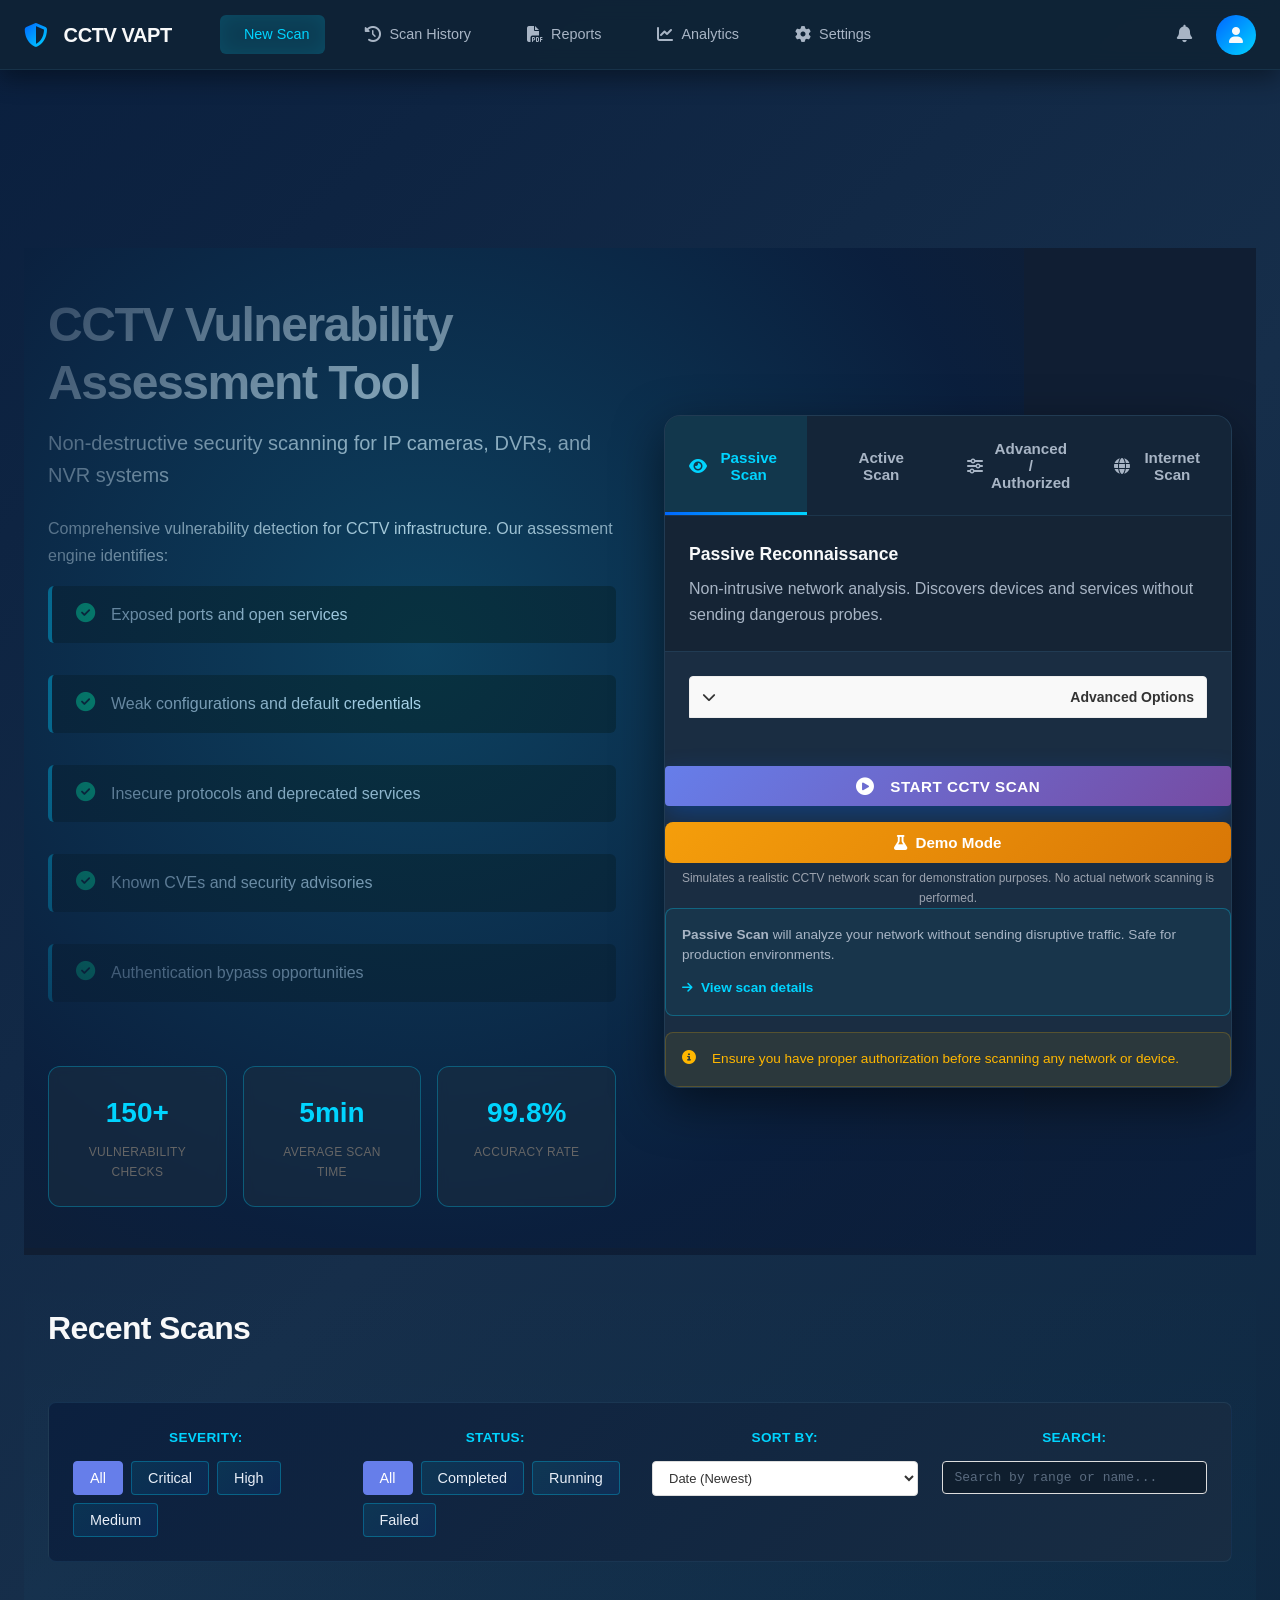
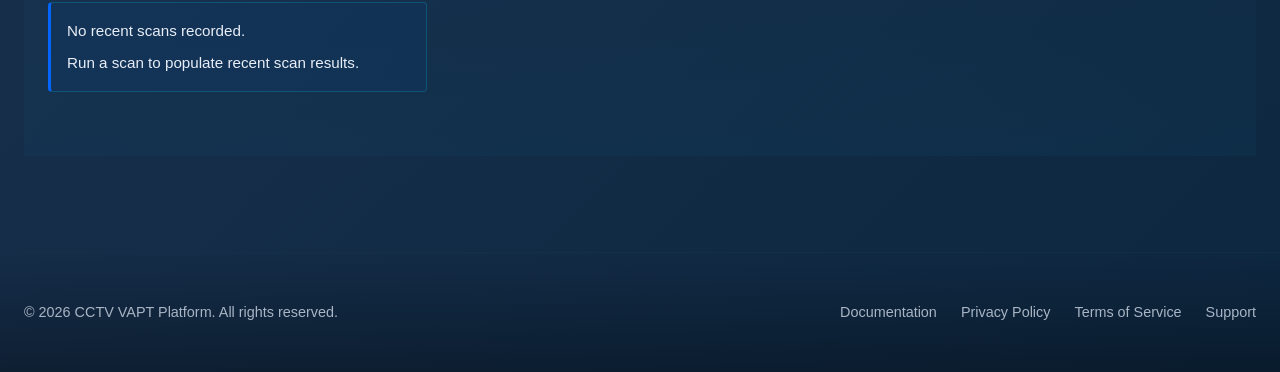
<file: frontend/index.html>
<!DOCTYPE html>
<html lang="en">
<head>
    <meta charset="UTF-8">
    <meta name="viewport" content="width=device-width, initial-scale=1.0">
    <title>CCTV VAPT Tool - Vulnerability Assessment & Penetration Testing</title>
    <link rel="stylesheet" href="css/modern-styles.css">
    <link rel="stylesheet" href="css/styles.css">
    <link rel="stylesheet" href="css/report-styles.css">
    <link rel="stylesheet" href="css/enhanced-ui-styles.css">
    <link rel="stylesheet" href="https://cdnjs.cloudflare.com/ajax/libs/font-awesome/6.4.0/css/all.min.css">
</head>
<body>
    <!-- Header Navigation -->
    <header class="navbar">
        <div class="navbar-container">
            <!-- Logo -->
            <div class="logo">
                <i class="fas fa-shield-halved"></i>
                <span>CCTV VAPT</span>
            </div>

            <!-- Navigation Menu -->
            <nav class="nav-menu">
                <a href="#" class="nav-item active">
                    <i class="fas fa-radar"></i>
                    <span>New Scan</span>
                </a>
                <a href="#" class="nav-item">
                    <i class="fas fa-history"></i>
                    <span>Scan History</span>
                </a>
                <a href="#" class="nav-item">
                    <i class="fas fa-file-pdf"></i>
                    <span>Reports</span>
                </a>
                <a href="#" class="nav-item">
                    <i class="fas fa-chart-line"></i>
                    <span>Analytics</span>
                </a>
                <a href="#" class="nav-item">
                    <i class="fas fa-cog"></i>
                    <span>Settings</span>
                </a>
            </nav>

            <!-- User Section -->
            <div class="user-section">
                <button class="icon-btn" title="Notifications">
                    <i class="fas fa-bell"></i>
                </button>
                <div class="user-avatar">
                    <i class="fas fa-user"></i>
                </div>
            </div>
        </div>
    </header>

    <!-- Main Content Container with Views -->
    <div class="views-container">
        <!-- New Scan View (Default) -->
        <div id="view-new-scan" class="view-page active">
            <!-- Hero Section -->
            <section class="hero">
                <div class="hero-content">
            <!-- Left Side: Headline and Description -->
            <div class="hero-left">
                <h1 class="hero-title">CCTV Vulnerability Assessment Tool</h1>
                <p class="hero-subtitle">Non-destructive security scanning for IP cameras, DVRs, and NVR systems</p>

                <div class="hero-description">
                    <p>
                        Comprehensive vulnerability detection for CCTV infrastructure. Our assessment engine identifies:
                    </p>
                    <ul class="feature-list">
                        <li>
                            <i class="fas fa-check-circle"></i>
                            <span>Exposed ports and open services</span>
                        </li>
                        <li>
                            <i class="fas fa-check-circle"></i>
                            <span>Weak configurations and default credentials</span>
                        </li>
                        <li>
                            <i class="fas fa-check-circle"></i>
                            <span>Insecure protocols and deprecated services</span>
                        </li>
                        <li>
                            <i class="fas fa-check-circle"></i>
                            <span>Known CVEs and security advisories</span>
                        </li>
                        <li>
                            <i class="fas fa-check-circle"></i>
                            <span>Authentication bypass opportunities</span>
                        </li>
                    </ul>
                </div>

                <div class="hero-stats">
                    <div class="stat-card">
                        <span class="stat-number">150+</span>
                        <span class="stat-label">Vulnerability Checks</span>
                    </div>
                    <div class="stat-card">
                        <span class="stat-number">5min</span>
                        <span class="stat-label">Average Scan Time</span>
                    </div>
                    <div class="stat-card">
                        <span class="stat-number">99.8%</span>
                        <span class="stat-label">Accuracy Rate</span>
                    </div>
                </div>
            </div>

            <!-- Right Side: Scan Configuration Card -->
            <div class="hero-right">
                <div class="scan-card">
                    <!-- Scan Type Tabs -->
                    <div class="scan-tabs">
                        <button class="tab-btn active" data-tab="passive">
                            <i class="fas fa-eye"></i>
                            Passive Scan
                        </button>
                        <button class="tab-btn" data-tab="active">
                            <i class="fas fa-radar"></i>
                            Active Scan
                        </button>
                        <button class="tab-btn" data-tab="advanced">
                            <i class="fas fa-sliders-h"></i>
                            Advanced / Authorized
                        </button>
                        <button class="tab-btn" data-tab="internet">
                            <i class="fas fa-globe"></i>
                            Internet Scan
                        </button>
                    </div>

                    <!-- Tab Content -->
                    <div class="tab-content">
                        <!-- Passive Scan Tab -->
                        <div class="tab-pane active" data-tab="passive">
                            <h3 class="tab-title">Passive Reconnaissance</h3>
                            <p class="tab-description">
                                Non-intrusive network analysis. Discovers devices and services without sending dangerous probes.
                            </p>
                        </div>

                        <!-- Active Scan Tab -->
                        <div class="tab-pane" data-tab="active">
                            <h3 class="tab-title">Active Network Scan</h3>
                            <p class="tab-description">
                                Full vulnerability assessment with detailed port scanning and service detection. Network traffic may be noticeable.
                            </p>
                        </div>

                        <!-- Advanced Scan Tab -->
                        <div class="tab-pane" data-tab="advanced">
                            <h3 class="tab-title">Advanced / Authorized Scan</h3>
                            <p class="tab-description">
                                Comprehensive penetration testing with credential-based authentication checks. Requires explicit authorization.
                            </p>
                        </div>

                        <!-- Internet Scan Tab -->
                        <div class="tab-pane" data-tab="internet">
                            <h3 class="tab-title">Internet CCTV Scanner</h3>
                            <p class="tab-description">
                                Directly scan internet-facing CCTV devices on a specified IP or range — no API key required.
                                Enter a single IP, CIDR range (e.g. <code>203.0.113.0/28</code>),
                                or dash range (e.g. <code>203.0.113.1-203.0.113.20</code>).
                                Only scan targets you own or have explicit written permission to test.
                            </p>
                        </div>
                    </div>

                    <!-- Input Fields -->
                    <div class="form-section" id="manual-target-container" style="display: none;">
                        <label for="target-input" class="form-label">Target IP / IP Range / Subnet</label>
                        <input
                            type="text"
                            id="target-input"
                            class="form-input"
                            placeholder=""
                            value=""
                            aria-hidden="true"
                        >
                    </div>

                    <!-- Dynamic Parsing Panel (hidden until input is valid) -->
                    <div id="parse-panel" class="card" style="display: none; margin-top: 1rem;" aria-hidden="true">
                        <div class="card-body">
                            <h4 class="card-header">Parsed Target</h4>
                            <div class="form-group">
                                <label class="form-label">Detected Type</label>
                                <div id="detected-type" class="info-box-content"></div>
                            </div>
                            <div class="form-group">
                                <label class="form-label">Normalized Target</label>
                                <div id="normalized-target" class="info-box-content"></div>
                            </div>
                            <div class="form-group">
                                <label class="form-label">Host Count</label>
                                <div id="host-count" class="info-box-content"></div>
                            </div>
                            <div class="form-group">
                                <label class="form-label">Estimated Scan Scope</label>
                                <div id="estimated-scan-scope" class="info-box-content"></div>
                            </div>
                            <div class="form-group">
                                <label class="form-label">Estimated Duration</label>
                                <div id="estimated-duration" class="info-box-content"></div>
                            </div>
                            <div class="form-group">
                                <label class="form-label">Recommended Scan Mode</label>
                                <div id="recommended-scan-mode" class="info-box-content"></div>
                            </div>
                            <div class="form-group">
                                <label class="form-label">Network Safety</label>
                                <div id="safety-warning" class="alert alert-error" style="display:none"></div>
                            </div>
                        </div>
                    </div>

                    <!-- Discovery Results (populated from backend) -->
                    <div id="discovery-results" class="card" style="display:none; margin-top:1rem;">
                        <div class="card-body">
                            <h4 class="card-header">Discovery Results</h4>
                            <div id="results-container" class="form-group">
                                <!-- populated by JS -->
                            </div>
                            <div id="results-empty" style="display:none;" class="info-box">
                                <p>No CCTV devices detected in the current network.</p>
                                <ul>
                                    <li>Ensure devices are powered on</li>
                                    <li>Ensure you are on the same local network</li>
                                    <li>Try manual scan in Advanced Options (enable manual input)</li>
                                </ul>
                            </div>
                            <div id="results-error" style="display:none;" class="alert alert-error"></div>
                        </div>
                    </div>

                    <!-- Advanced Options (Collapsible) -->
                    <div class="advanced-options">
                        <button class="options-toggle">
                            <i class="fas fa-chevron-down"></i>
                            <span>Advanced Options</span>
                        </button>
                        <div class="options-content" style="display: none;">
                            <div class="option-group">
                                <label class="checkbox-label">
                                    <input type="checkbox" id="ssl-check">
                                    <span>SSL/TLS Certificate Validation</span>
                                </label>
                            </div>
                            <div class="option-group">
                                <label class="checkbox-label">
                                    <input type="checkbox" id="banner-grab" checked>
                                    <span>Banner Grabbing</span>
                                </label>
                            </div>
                            <div class="option-group">
                                <label class="checkbox-label">
                                    <input type="checkbox" id="allow-manual-target">
                                    <span>Allow manual target input</span>
                                </label>
                                <p class="info-box-content" style="margin-top:0.5rem;">Enable only when you will provide a verified IP, range, or subnet. Manual input is disabled by default.</p>
                            </div>
                            <div class="option-group">
                                <label class="checkbox-label">
                                    <input type="checkbox" id="cve-check" checked>
                                    <span>CVE Database Matching</span>
                                </label>
                            </div>
                            <div class="option-group">
                                <label class="form-label">Scan Intensity</label>
                                <select class="form-select">
                                    <option value="light">Light (Faster)</option>
                                    <option value="normal" selected>Normal (Balanced)</option>
                                    <option value="thorough">Thorough (Slower)</option>
                                </select>
                            </div>
                        </div>
                    </div>

                    <!-- Primary CTA Button -->
                    <button class="btn-primary btn-scan">
                        <i class="fas fa-play-circle"></i>
                        <span>Start CCTV Scan</span>
                    </button>

                    <!-- Demo Mode Button -->
                    <button class="btn-demo" id="btn-demo-scan" style="margin-top:12px;width:100%;padding:12px 20px;background:linear-gradient(135deg,#f59e0b,#d97706);color:#fff;border:none;border-radius:8px;font-size:0.95rem;font-weight:600;cursor:pointer;display:flex;align-items:center;justify-content:center;gap:8px;transition:opacity .2s;">
                        <i class="fas fa-flask"></i>
                        <span>Demo Mode</span>
                    </button>
                    <p style="margin:6px 0 0;font-size:0.75rem;color:#9ca3af;text-align:center;">Simulates a realistic CCTV network scan for demonstration purposes. No actual network scanning is performed.</p>

                    <!-- Secondary Info -->
                    <div class="scan-info">
                        <p class="scan-info-text">
                            <strong>Passive Scan</strong> will analyze your network without sending disruptive traffic. Safe for production environments.
                        </p>
                        <a href="#" class="scan-details-link">
                            <i class="fas fa-arrow-right"></i>
                            <span>View scan details</span>
                        </a>
                    </div>

                    <!-- Disclaimer -->
                    <div class="scan-disclaimer">
                        <i class="fas fa-info-circle"></i>
                        <p>Ensure you have proper authorization before scanning any network or device.</p>
                    </div>
                </div>
            </div>
        </div>
    </section>

            <!-- Recent Scans Section -->
            <section class="recent-scans">
                <div class="section-container">
                    <h2 class="section-title">Recent Scans</h2>

                    <div class="scans-grid">
                        <div class="info-box">
                            <p>No recent scans recorded.</p>
                            <p>Run a scan to populate recent scan results.</p>
                        </div>
                    </div>
                </div>
            </section>
        </div>

        <!-- Scan History View -->
        <div id="view-scan-history" class="view-page">
            <div class="view-header">
                <h1 class="view-title">Scan History</h1>
                <p class="view-subtitle">All completed and running scans</p>
            </div>

            <div class="view-content">
                <div class="filter-section">
                    <div class="filter-group">
                        <label>SEVERITY:</label>
                        <button class="filter-btn active">All</button>
                        <button class="filter-btn">Critical</button>
                        <button class="filter-btn">High</button>
                        <button class="filter-btn">Medium</button>
                    </div>

                    <div class="filter-group">
                        <label>STATUS:</label>
                        <button class="filter-btn active">All</button>
                        <button class="filter-btn">Completed</button>
                        <button class="filter-btn">Running</button>
                        <button class="filter-btn">Failed</button>
                    </div>

                    <div class="filter-group">
                        <label>SORT BY:</label>
                        <select class="form-select">
                            <option>Vulnerabilities</option>
                            <option>Date</option>
                            <option>Status</option>
                        </select>
                    </div>

                    <div class="filter-group">
                        <label>SEARCH:</label>
                        <input type="text" class="form-input" placeholder="Search by range or name..." id="search-scans">
                    </div>
                </div>

                <div id="scans-table-container" class="scans-table-container">
                    <div class="info-box">No recent scans recorded. Run a scan to populate recent scan results.</div>
                </div>
            </div>
        </div>

        <!-- Reports View -->
        <div id="view-reports" class="view-page">
            <div class="view-header">
                <h1 class="view-title">Reports</h1>
                <p class="view-subtitle">Generated VAPT reports and assessments</p>
            </div>

            <div class="view-content">
                <div class="filter-section">
                    <div class="filter-group">
                        <label>TYPE:</label>
                        <button class="filter-btn active">All</button>
                        <button class="filter-btn">Executive Summary</button>
                        <button class="filter-btn">Technical</button>
                        <button class="filter-btn">Compliance</button>
                    </div>

                    <div class="filter-group">
                        <label>SORT BY:</label>
                        <select class="form-select">
                            <option>Date (Newest)</option>
                            <option>Date (Oldest)</option>
                            <option>Type</option>
                        </select>
                    </div>
                </div>

                <div id="reports-table-container" class="reports-table-container">
                    <div class="info-box">No reports generated yet. Complete a scan to generate reports.</div>
                </div>
            </div>
        </div>

        <!-- Analytics View -->
        <div id="view-analytics" class="view-page">
            <div class="view-header">
                <h1 class="view-title">Analytics</h1>
                <p class="view-subtitle">Vulnerability trends and statistics</p>
            </div>

            <div class="view-content">
                <div id="analytics-container" class="analytics-grid">
                    <div class="stat-grid">
                        <div class="analytics-card">
                            <div class="analytics-stat-label">Total Scans</div>
                            <div class="analytics-stat-value" id="stat-total-scans">-</div>
                        </div>
                        <div class="analytics-card">
                            <div class="analytics-stat-label">Completed Scans</div>
                            <div class="analytics-stat-value" id="stat-completed-scans">-</div>
                        </div>
                        <div class="analytics-card">
                            <div class="analytics-stat-label">CCTV Devices Found</div>
                            <div class="analytics-stat-value" id="stat-cctv-devices">-</div>
                        </div>
                        <div class="analytics-card">
                            <div class="analytics-stat-label">Total Vulnerabilities</div>
                            <div class="analytics-stat-value" id="stat-total-vulns">-</div>
                        </div>
                        <div class="analytics-card critical">
                            <div class="analytics-stat-label">Critical Issues</div>
                            <div class="analytics-stat-value" id="stat-critical-vulns">-</div>
                        </div>
                        <div class="analytics-card high">
                            <div class="analytics-stat-label">High Priority</div>
                            <div class="analytics-stat-value" id="stat-high-vulns">-</div>
                        </div>
                    </div>
                </div>
            </div>
        </div>

        <!-- Settings View -->
        <div id="view-settings" class="view-page">
            <div class="view-header">
                <h1 class="view-title">Settings</h1>
                <p class="view-subtitle">Configure application preferences</p>
            </div>

            <div class="view-content">
                <div id="settings-container" class="settings-grid">
                    <div class="settings-section">
                        <h3 class="settings-title">Scan Configuration</h3>
                        <div class="settings-items">
                            <div class="setting-item">
                                <label class="setting-label">Default Scan Intensity</label>
                                <select class="form-select">
                                    <option>Light</option>
                                    <option selected>Normal</option>
                                    <option>Thorough</option>
                                </select>
                            </div>
                            <div class="setting-item">
                                <label class="setting-label">Default Target Type</label>
                                <select class="form-select">
                                    <option>Passive Scan</option>
                                    <option selected>Active Scan</option>
                                    <option>Advanced (Authorized)</option>
                                </select>
                            </div>
                            <div class="setting-item">
                                <label class="checkbox-label">
                                    <input type="checkbox" checked>
                                    <span>Enable CVE Database Matching</span>
                                </label>
                            </div>
                            <div class="setting-item">
                                <label class="checkbox-label">
                                    <input type="checkbox" checked>
                                    <span>Enable Banner Grabbing</span>
                                </label>
                            </div>
                        </div>
                    </div>

                    <div class="settings-section">
                        <h3 class="settings-title">Notification Preferences</h3>
                        <div class="settings-items">
                            <div class="setting-item">
                                <label class="checkbox-label">
                                    <input type="checkbox" checked>
                                    <span>Email notifications on scan completion</span>
                                </label>
                            </div>
                            <div class="setting-item">
                                <label class="checkbox-label">
                                    <input type="checkbox" checked>
                                    <span>Alert on critical vulnerabilities</span>
                                </label>
                            </div>
                            <div class="setting-item">
                                <label class="checkbox-label">
                                    <input type="checkbox">
                                    <span>Daily digest reports</span>
                                </label>
                            </div>
                        </div>
                    </div>

                    <div class="settings-section">
                        <h3 class="settings-title">Report Generation</h3>
                        <div class="settings-items">
                            <div class="setting-item">
                                <label class="setting-label">Auto-generate reports for</label>
                                <select class="form-select">
                                    <option>All scans</option>
                                    <option selected>Only completed scans</option>
                                    <option>Manual only</option>
                                </select>
                            </div>
                            <div class="setting-item">
                                <label class="setting-label">Default Report Format</label>
                                <select class="form-select">
                                    <option>PDF</option>
                                    <option>HTML</option>
                                    <option>JSON</option>
                                </select>
                            </div>
                        </div>
                    </div>

                    <div class="settings-section">
                        <h3 class="settings-title">System Information</h3>
                        <div class="settings-items info-display">
                            <div class="setting-item">
                                <label class="setting-label">Application Version</label>
                                <div class="info-display-value">1.0.0</div>
                            </div>
                            <div class="setting-item">
                                <label class="setting-label">Database Status</label>
                                <div class="info-display-value success">Connected</div>
                            </div>
                            <div class="setting-item">
                                <label class="setting-label">Last System Check</label>
                                <div class="info-display-value" id="last-system-check">Just now</div>
                            </div>
                        </div>
                    </div>

                    <div class="settings-actions">
                        <button class="btn-primary">Save Settings</button>
                        <button class="btn-secondary">Reset to Defaults</button>
                    </div>
                </div>
            </div>
        </div>
    </div>

    <!-- Footer -->
    <footer class="footer">
        <div class="footer-content">
            <p>&copy; 2026 CCTV VAPT Platform. All rights reserved.</p>
            <div class="footer-links">
                <a href="#">Documentation</a>
                <a href="#">Privacy Policy</a>
                <a href="#">Terms of Service</a>
                <a href="#">Support</a>
            </div>
        </div>
    </footer>

    <!-- Scripts -->
    <script src="https://cdn.socket.io/4.7.2/socket.io.min.js"></script>
    <script src="js/app.js"></script>
    <script src="js/report-ui.js"></script>
    <script src="js/enhanced-ui.js"></script>
</body>
</html>
</file>
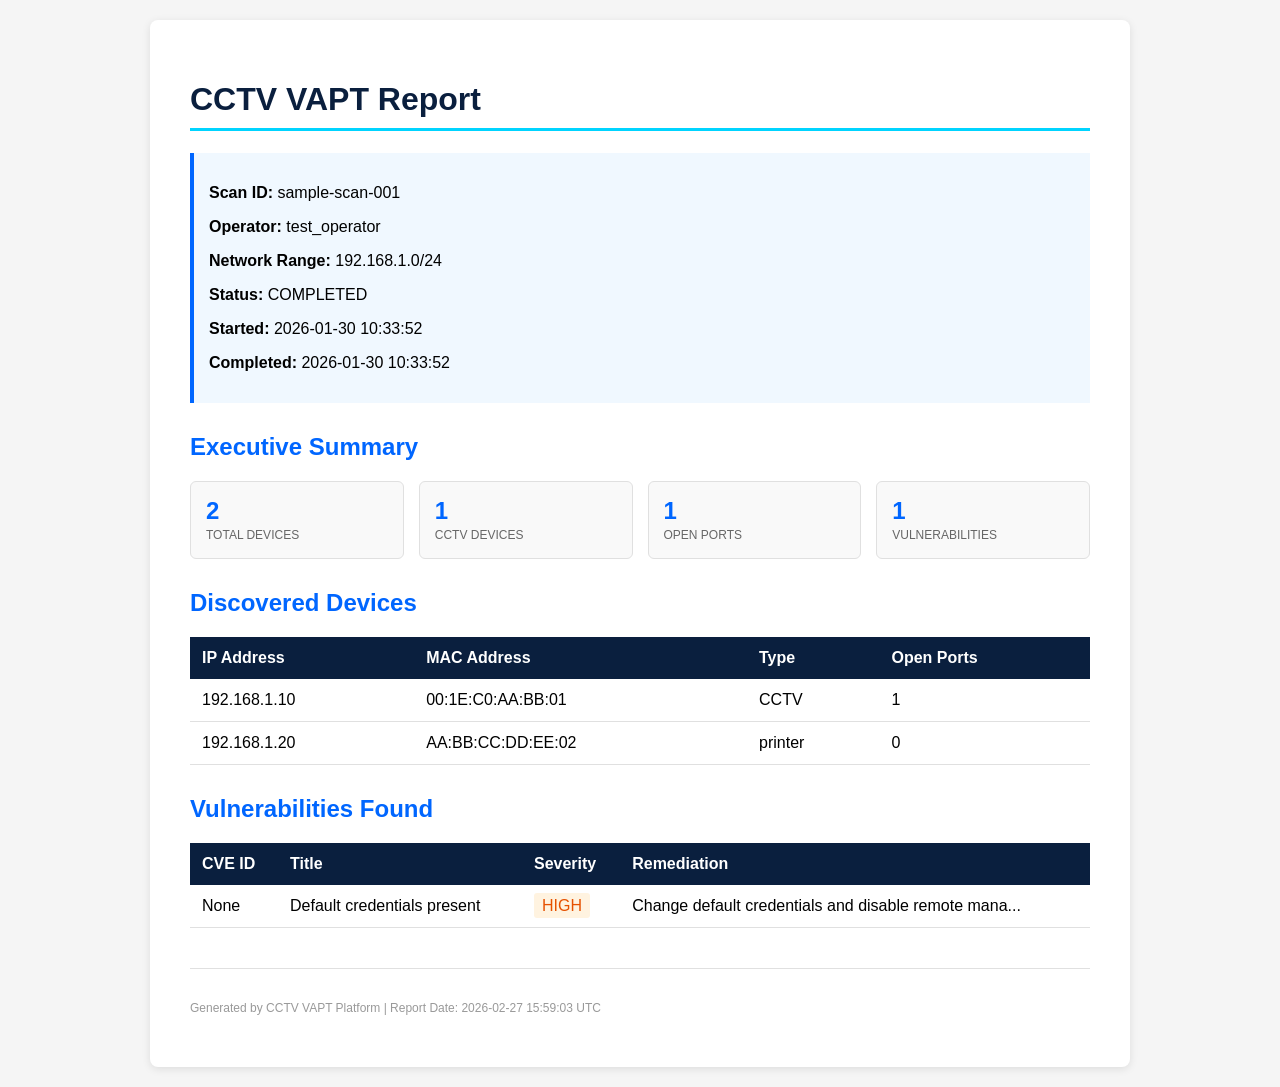
<file: report_final.html>
<!DOCTYPE html>
<html>
<head>
    <meta charset="UTF-8">
    <title>VAPT Report - sample-scan-001</title>
    <style>
        body {
            font-family: -apple-system, BlinkMacSystemFont, 'Segoe UI', Roboto, sans-serif;
            background: #f5f5f5;
            margin: 0;
            padding: 20px;
        }
        .container {
            max-width: 900px;
            margin: 0 auto;
            background: white;
            padding: 40px;
            border-radius: 8px;
            box-shadow: 0 2px 8px rgba(0,0,0,0.1);
        }
        h1 {
            color: #0a1f3e;
            border-bottom: 3px solid #00d4ff;
            padding-bottom: 10px;
        }
        h2 {
            color: #0066ff;
            margin-top: 30px;
        }
        .scan-info {
            background: #f0f8ff;
            padding: 15px;
            border-left: 4px solid #0066ff;
            margin: 20px 0;
        }
        .summary {
            display: grid;
            grid-template-columns: repeat(auto-fit, minmax(200px, 1fr));
            gap: 15px;
            margin: 20px 0;
        }
        .stat-card {
            background: #f9f9f9;
            padding: 15px;
            border-radius: 6px;
            border: 1px solid #e0e0e0;
        }
        .stat-card strong {
            color: #0066ff;
            display: block;
            font-size: 24px;
        }
        .stat-card span {
            color: #666;
            font-size: 12px;
            text-transform: uppercase;
        }
        table {
            width: 100%;
            border-collapse: collapse;
            margin: 20px 0;
        }
        th {
            background: #0a1f3e;
            color: white;
            padding: 12px;
            text-align: left;
        }
        td {
            padding: 12px;
            border-bottom: 1px solid #e0e0e0;
        }
        tr:hover {
            background: #f5f5f5;
        }
        .severity-critical {
            background: #ffebee;
            color: #c62828;
            padding: 4px 8px;
            border-radius: 3px;
        }
        .severity-high {
            background: #fff3e0;
            color: #e65100;
            padding: 4px 8px;
            border-radius: 3px;
        }
        .severity-medium {
            background: #e8f5e9;
            color: #2e7d32;
            padding: 4px 8px;
            border-radius: 3px;
        }
        .footer {
            margin-top: 40px;
            padding-top: 20px;
            border-top: 1px solid #e0e0e0;
            color: #999;
            font-size: 12px;
        }
    </style>
</head>
<body>
    <div class="container">
        <h1>CCTV VAPT Report</h1>
        
        <div class="scan-info">
            <p><strong>Scan ID:</strong> sample-scan-001</p>
            <p><strong>Operator:</strong> test_operator</p>
            <p><strong>Network Range:</strong> 192.168.1.0/24</p>
            <p><strong>Status:</strong> COMPLETED</p>
            <p><strong>Started:</strong> 2026-01-30 10:33:52</p>
            <p><strong>Completed:</strong> 2026-01-30 10:33:52</p>
        </div>
        
        <h2>Executive Summary</h2>
        <div class="summary">
            <div class="stat-card">
                <strong>2</strong>
                <span>Total Devices</span>
            </div>
            <div class="stat-card">
                <strong>1</strong>
                <span>CCTV Devices</span>
            </div>
            <div class="stat-card">
                <strong>1</strong>
                <span>Open Ports</span>
            </div>
            <div class="stat-card">
                <strong>1</strong>
                <span>Vulnerabilities</span>
            </div>
        </div>
        
        <h2>Discovered Devices</h2>
        <table>
            <thead>
                <tr>
                    <th>IP Address</th>
                    <th>MAC Address</th>
                    <th>Type</th>
                    <th>Open Ports</th>
                </tr>
            </thead>
            <tbody>
                <tr>
                    <td>192.168.1.10</td>
                    <td>00:1E:C0:AA:BB:01</td>
                    <td>CCTV</td>
                    <td>1</td>
                </tr><tr>
                    <td>192.168.1.20</td>
                    <td>AA:BB:CC:DD:EE:02</td>
                    <td>printer</td>
                    <td>0</td>
                </tr>
            </tbody>
        </table>
        
        <h2>Vulnerabilities Found</h2>
        <table>
            <thead>
                <tr>
                    <th>CVE ID</th>
                    <th>Title</th>
                    <th>Severity</th>
                    <th>Remediation</th>
                </tr>
            </thead>
            <tbody>
                <tr>
                    <td>None</td>
                    <td>Default credentials present</td>
                    <td><span class="severity-high">HIGH</span></td>
                    <td>Change default credentials and disable remote mana...</td>
                </tr>
            </tbody>
        </table>
        
        <div class="footer">
            <p>Generated by CCTV VAPT Platform | Report Date: 2026-02-27 15:59:03 UTC</p>
        </div>
    </div>
</body>
</html>
</file>
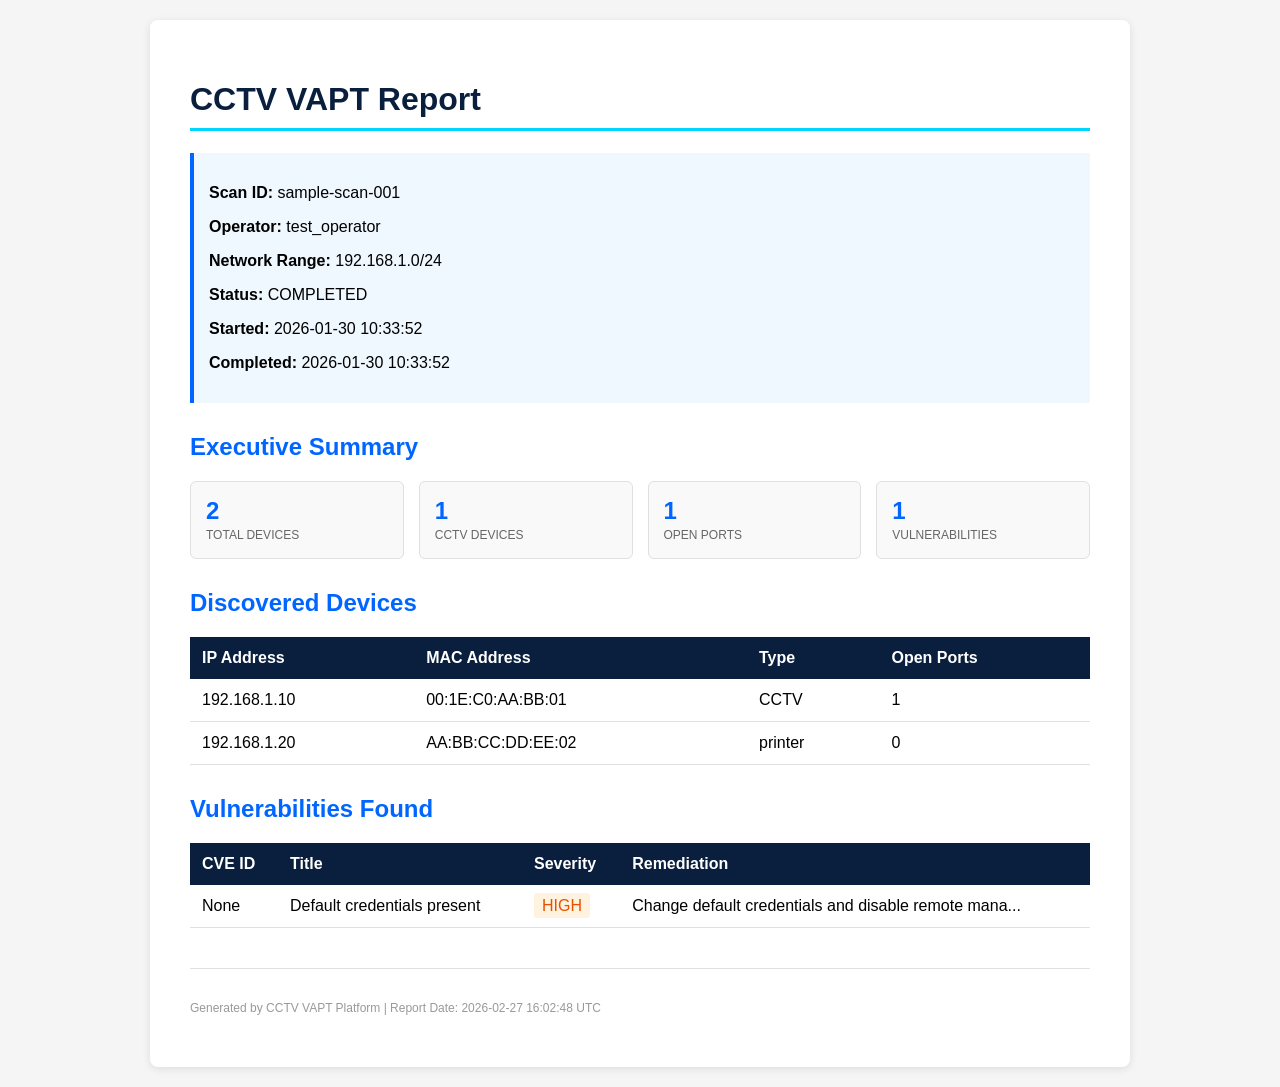
<file: report_scan1.html>
<!DOCTYPE html>
<html>
<head>
    <meta charset="UTF-8">
    <title>VAPT Report - sample-scan-001</title>
    <style>
        body {
            font-family: -apple-system, BlinkMacSystemFont, 'Segoe UI', Roboto, sans-serif;
            background: #f5f5f5;
            margin: 0;
            padding: 20px;
        }
        .container {
            max-width: 900px;
            margin: 0 auto;
            background: white;
            padding: 40px;
            border-radius: 8px;
            box-shadow: 0 2px 8px rgba(0,0,0,0.1);
        }
        h1 {
            color: #0a1f3e;
            border-bottom: 3px solid #00d4ff;
            padding-bottom: 10px;
        }
        h2 {
            color: #0066ff;
            margin-top: 30px;
        }
        .scan-info {
            background: #f0f8ff;
            padding: 15px;
            border-left: 4px solid #0066ff;
            margin: 20px 0;
        }
        .summary {
            display: grid;
            grid-template-columns: repeat(auto-fit, minmax(200px, 1fr));
            gap: 15px;
            margin: 20px 0;
        }
        .stat-card {
            background: #f9f9f9;
            padding: 15px;
            border-radius: 6px;
            border: 1px solid #e0e0e0;
        }
        .stat-card strong {
            color: #0066ff;
            display: block;
            font-size: 24px;
        }
        .stat-card span {
            color: #666;
            font-size: 12px;
            text-transform: uppercase;
        }
        table {
            width: 100%;
            border-collapse: collapse;
            margin: 20px 0;
        }
        th {
            background: #0a1f3e;
            color: white;
            padding: 12px;
            text-align: left;
        }
        td {
            padding: 12px;
            border-bottom: 1px solid #e0e0e0;
        }
        tr:hover {
            background: #f5f5f5;
        }
        .severity-critical {
            background: #ffebee;
            color: #c62828;
            padding: 4px 8px;
            border-radius: 3px;
        }
        .severity-high {
            background: #fff3e0;
            color: #e65100;
            padding: 4px 8px;
            border-radius: 3px;
        }
        .severity-medium {
            background: #e8f5e9;
            color: #2e7d32;
            padding: 4px 8px;
            border-radius: 3px;
        }
        .footer {
            margin-top: 40px;
            padding-top: 20px;
            border-top: 1px solid #e0e0e0;
            color: #999;
            font-size: 12px;
        }
    </style>
</head>
<body>
    <div class="container">
        <h1>CCTV VAPT Report</h1>
        
        <div class="scan-info">
            <p><strong>Scan ID:</strong> sample-scan-001</p>
            <p><strong>Operator:</strong> test_operator</p>
            <p><strong>Network Range:</strong> 192.168.1.0/24</p>
            <p><strong>Status:</strong> COMPLETED</p>
            <p><strong>Started:</strong> 2026-01-30 10:33:52</p>
            <p><strong>Completed:</strong> 2026-01-30 10:33:52</p>
        </div>
        
        <h2>Executive Summary</h2>
        <div class="summary">
            <div class="stat-card">
                <strong>2</strong>
                <span>Total Devices</span>
            </div>
            <div class="stat-card">
                <strong>1</strong>
                <span>CCTV Devices</span>
            </div>
            <div class="stat-card">
                <strong>1</strong>
                <span>Open Ports</span>
            </div>
            <div class="stat-card">
                <strong>1</strong>
                <span>Vulnerabilities</span>
            </div>
        </div>
        
        <h2>Discovered Devices</h2>
        <table>
            <thead>
                <tr>
                    <th>IP Address</th>
                    <th>MAC Address</th>
                    <th>Type</th>
                    <th>Open Ports</th>
                </tr>
            </thead>
            <tbody>
                <tr>
                    <td>192.168.1.10</td>
                    <td>00:1E:C0:AA:BB:01</td>
                    <td>CCTV</td>
                    <td>1</td>
                </tr><tr>
                    <td>192.168.1.20</td>
                    <td>AA:BB:CC:DD:EE:02</td>
                    <td>printer</td>
                    <td>0</td>
                </tr>
            </tbody>
        </table>
        
        <h2>Vulnerabilities Found</h2>
        <table>
            <thead>
                <tr>
                    <th>CVE ID</th>
                    <th>Title</th>
                    <th>Severity</th>
                    <th>Remediation</th>
                </tr>
            </thead>
            <tbody>
                <tr>
                    <td>None</td>
                    <td>Default credentials present</td>
                    <td><span class="severity-high">HIGH</span></td>
                    <td>Change default credentials and disable remote mana...</td>
                </tr>
            </tbody>
        </table>
        
        <div class="footer">
            <p>Generated by CCTV VAPT Platform | Report Date: 2026-02-27 16:02:48 UTC</p>
        </div>
    </div>
</body>
</html>
</file>
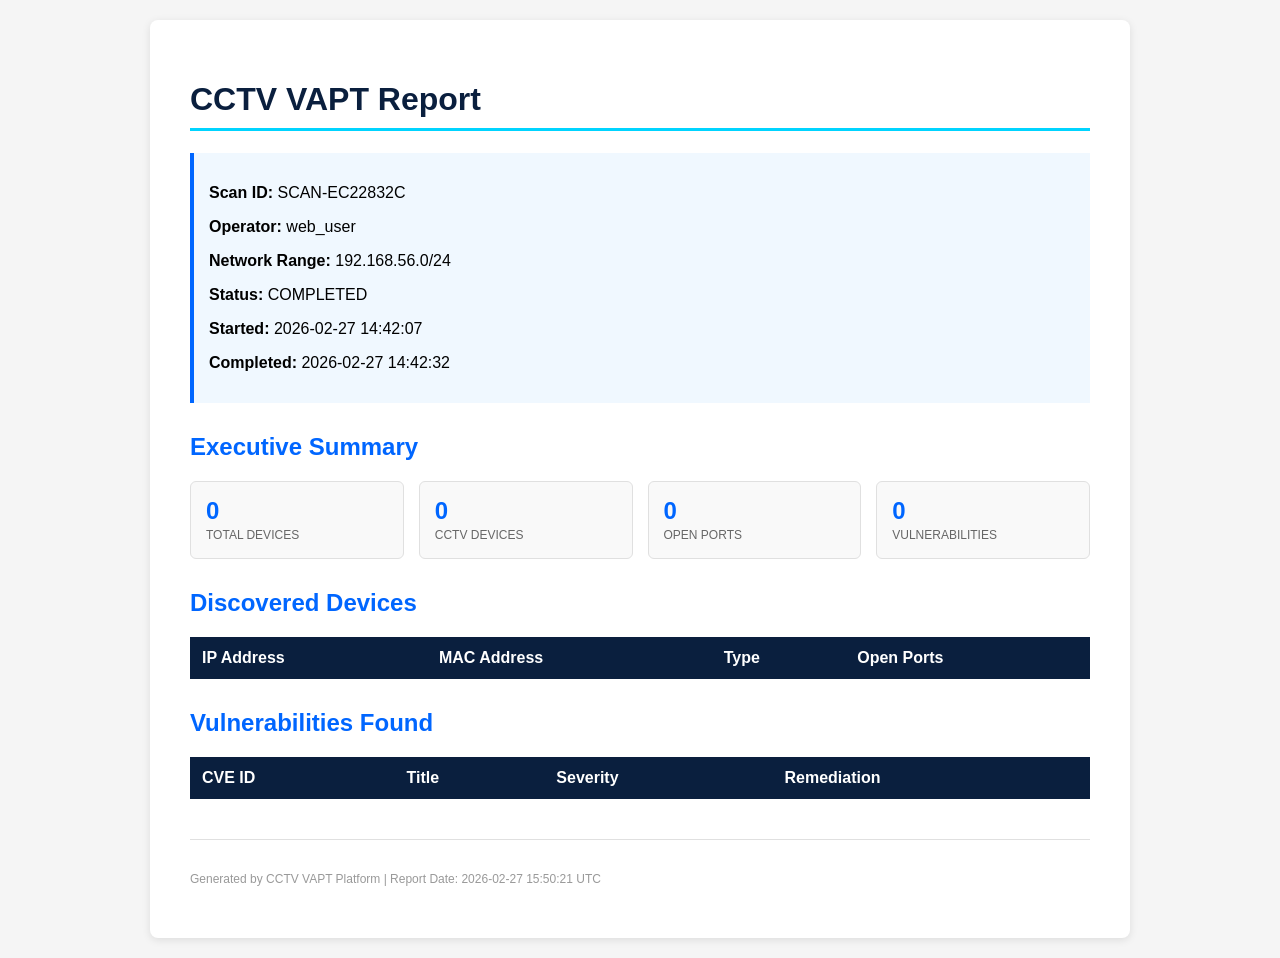
<file: test_report_sample.html>
<!DOCTYPE html>
<html>
<head>
    <meta charset="UTF-8">
    <title>VAPT Report - SCAN-EC22832C</title>
    <style>
        body {
            font-family: -apple-system, BlinkMacSystemFont, 'Segoe UI', Roboto, sans-serif;
            background: #f5f5f5;
            margin: 0;
            padding: 20px;
        }
        .container {
            max-width: 900px;
            margin: 0 auto;
            background: white;
            padding: 40px;
            border-radius: 8px;
            box-shadow: 0 2px 8px rgba(0,0,0,0.1);
        }
        h1 {
            color: #0a1f3e;
            border-bottom: 3px solid #00d4ff;
            padding-bottom: 10px;
        }
        h2 {
            color: #0066ff;
            margin-top: 30px;
        }
        .scan-info {
            background: #f0f8ff;
            padding: 15px;
            border-left: 4px solid #0066ff;
            margin: 20px 0;
        }
        .summary {
            display: grid;
            grid-template-columns: repeat(auto-fit, minmax(200px, 1fr));
            gap: 15px;
            margin: 20px 0;
        }
        .stat-card {
            background: #f9f9f9;
            padding: 15px;
            border-radius: 6px;
            border: 1px solid #e0e0e0;
        }
        .stat-card strong {
            color: #0066ff;
            display: block;
            font-size: 24px;
        }
        .stat-card span {
            color: #666;
            font-size: 12px;
            text-transform: uppercase;
        }
        table {
            width: 100%;
            border-collapse: collapse;
            margin: 20px 0;
        }
        th {
            background: #0a1f3e;
            color: white;
            padding: 12px;
            text-align: left;
        }
        td {
            padding: 12px;
            border-bottom: 1px solid #e0e0e0;
        }
        tr:hover {
            background: #f5f5f5;
        }
        .severity-critical {
            background: #ffebee;
            color: #c62828;
            padding: 4px 8px;
            border-radius: 3px;
        }
        .severity-high {
            background: #fff3e0;
            color: #e65100;
            padding: 4px 8px;
            border-radius: 3px;
        }
        .severity-medium {
            background: #e8f5e9;
            color: #2e7d32;
            padding: 4px 8px;
            border-radius: 3px;
        }
        .footer {
            margin-top: 40px;
            padding-top: 20px;
            border-top: 1px solid #e0e0e0;
            color: #999;
            font-size: 12px;
        }
    </style>
</head>
<body>
    <div class="container">
        <h1>CCTV VAPT Report</h1>
        
        <div class="scan-info">
            <p><strong>Scan ID:</strong> SCAN-EC22832C</p>
            <p><strong>Operator:</strong> web_user</p>
            <p><strong>Network Range:</strong> 192.168.56.0/24</p>
            <p><strong>Status:</strong> COMPLETED</p>
            <p><strong>Started:</strong> 2026-02-27 14:42:07</p>
            <p><strong>Completed:</strong> 2026-02-27 14:42:32</p>
        </div>
        
        <h2>Executive Summary</h2>
        <div class="summary">
            <div class="stat-card">
                <strong>0</strong>
                <span>Total Devices</span>
            </div>
            <div class="stat-card">
                <strong>0</strong>
                <span>CCTV Devices</span>
            </div>
            <div class="stat-card">
                <strong>0</strong>
                <span>Open Ports</span>
            </div>
            <div class="stat-card">
                <strong>0</strong>
                <span>Vulnerabilities</span>
            </div>
        </div>
        
        <h2>Discovered Devices</h2>
        <table>
            <thead>
                <tr>
                    <th>IP Address</th>
                    <th>MAC Address</th>
                    <th>Type</th>
                    <th>Open Ports</th>
                </tr>
            </thead>
            <tbody>
                
            </tbody>
        </table>
        
        <h2>Vulnerabilities Found</h2>
        <table>
            <thead>
                <tr>
                    <th>CVE ID</th>
                    <th>Title</th>
                    <th>Severity</th>
                    <th>Remediation</th>
                </tr>
            </thead>
            <tbody>
                
            </tbody>
        </table>
        
        <div class="footer">
            <p>Generated by CCTV VAPT Platform | Report Date: 2026-02-27 15:50:21 UTC</p>
        </div>
    </div>
</body>
</html>
</file>
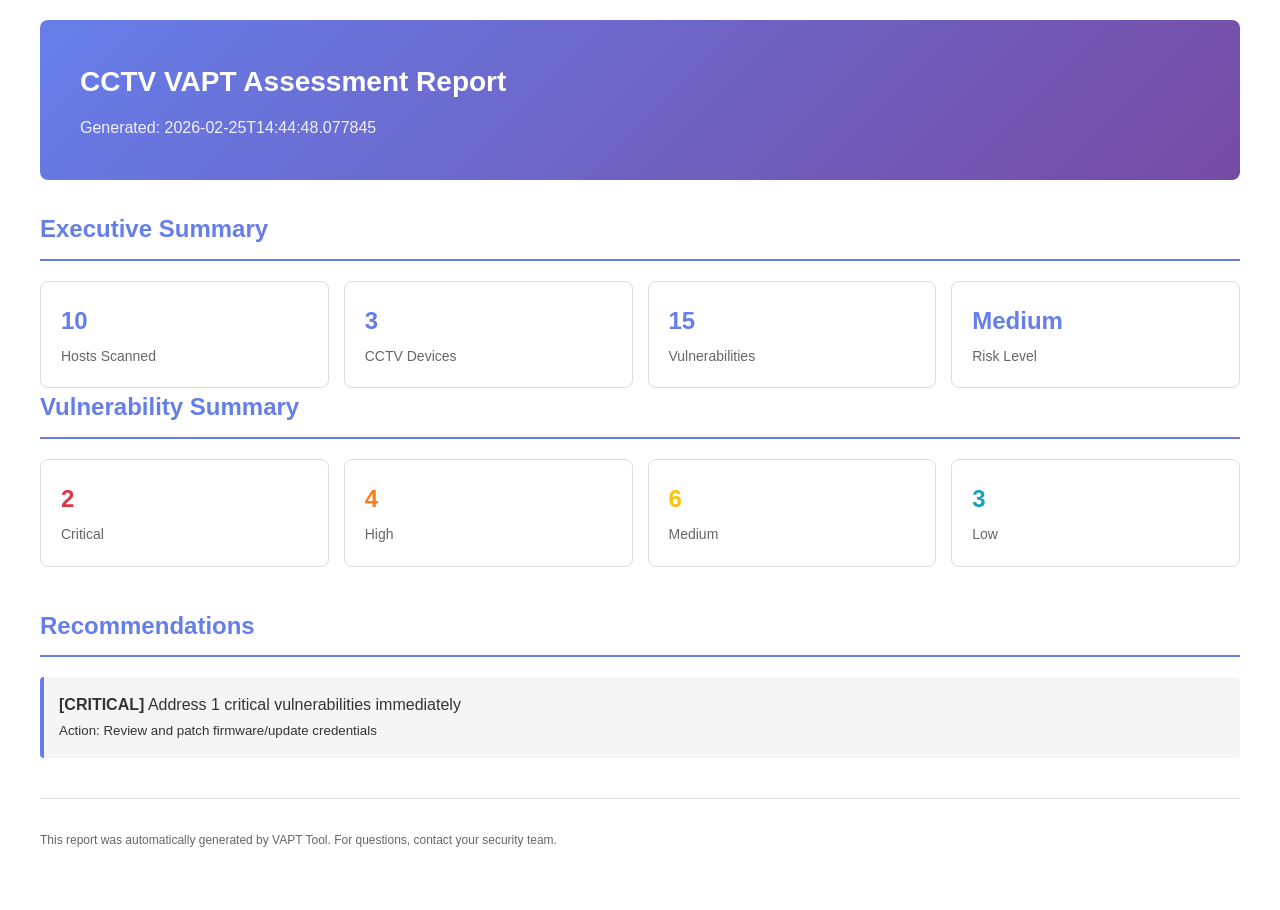
<file: test_reports/test_report_report.html>
<!DOCTYPE html>
<html lang="en">
<head>
    <meta charset="UTF-8">
    <meta name="viewport" content="width=device-width, initial-scale=1.0">
    <title>CCTV VAPT Report</title>
    <style>
        body { font-family: -apple-system, BlinkMacSystemFont, 'Segoe UI', Roboto, Oxygen, Ubuntu, Cantarell, sans-serif; line-height: 1.6; color: #333; max-width: 1200px; margin: 0 auto; padding: 20px; }
        .header { background: linear-gradient(135deg, #667eea 0%, #764ba2 100%); color: white; padding: 40px; border-radius: 8px; margin-bottom: 30px; }
        .header h1 { margin: 0; font-size: 28px; }
        .header p { margin: 10px 0 0 0; opacity: 0.9; }
        .section { margin-bottom: 40px; }
        .section h2 { color: #667eea; border-bottom: 2px solid #667eea; padding-bottom: 10px; margin-top: 0; }
        .content-box { background: #f5f5f5; padding: 15px; border-left: 4px solid #667eea; margin: 10px 0; border-radius: 4px; }
        .statistics { display: grid; grid-template-columns: repeat(auto-fit, minmax(200px, 1fr)); gap: 15px; }
        .stat-card { background: white; padding: 20px; border-radius: 8px; border: 1px solid #ddd; }
        .stat-value { font-size: 24px; font-weight: bold; color: #667eea; }
        .stat-label { color: #666; font-size: 14px; margin-top: 5px; }
        .severity-critical { color: #dc3545; font-weight: bold; }
        .severity-high { color: #fd7e14; font-weight: bold; }
        .severity-medium { color: #ffc107; font-weight: bold; }
        .severity-low { color: #17a2b8; font-weight: bold; }
        table { width: 100%; border-collapse: collapse; margin: 15px 0; }
        th, td { padding: 12px; text-align: left; border-bottom: 1px solid #ddd; }
        th { background-color: #f5f5f5; font-weight: bold; }
        tr:hover { background-color: #f9f9f9; }
        .footer { margin-top: 40px; padding-top: 20px; border-top: 1px solid #ddd; color: #666; font-size: 12px; }
    </style>
</head>
<body>
    <div class="header">
        <h1>CCTV VAPT Assessment Report</h1>
        <p>Generated: 2026-02-25T14:44:48.077845</p>
    </div>

    <div class="section">
        <h2>Executive Summary</h2>
        <div class="statistics">

            <div class="stat-card">
                <div class="stat-value">10</div>
                <div class="stat-label">Hosts Scanned</div>
            </div>
            <div class="stat-card">
                <div class="stat-value">3</div>
                <div class="stat-label">CCTV Devices</div>
            </div>
            <div class="stat-card">
                <div class="stat-value">15</div>
                <div class="stat-label">Vulnerabilities</div>
            </div>
            <div class="stat-card">
                <div class="stat-value">Medium</div>
                <div class="stat-label">Risk Level</div>
            </div>
        </div>

    <div class="section">
        <h2>Vulnerability Summary</h2>
        <div class="statistics">
            <div class="stat-card">
                <div class="stat-value severity-critical">2</div>
                <div class="stat-label">Critical</div>
            </div>
            <div class="stat-card">
                <div class="stat-value severity-high">4</div>
                <div class="stat-label">High</div>
            </div>
            <div class="stat-card">
                <div class="stat-value severity-medium">6</div>
                <div class="stat-label">Medium</div>
            </div>
            <div class="stat-card">
                <div class="stat-value severity-low">3</div>
                <div class="stat-label">Low</div>
            </div>
        </div>
    </div>

    <div class="section">
        <h2>Recommendations</h2>

        <div class="content-box">
            <strong>[CRITICAL]</strong> Address 1 critical vulnerabilities immediately
            <br><small>Action: Review and patch firmware/update credentials</small>
        </div>

    </div>
    <div class="footer">
        <p>This report was automatically generated by VAPT Tool. For questions, contact your security team.</p>
    </div>
</body>
</html>
</file>
<file: frontend/css/modern-styles.css>
/* ===================================
   CCTV VAPT TOOL - Modern Dark Theme
   Enterprise-Grade Cybersecurity UI
   =================================== */

/* ============================================
   1. CSS VARIABLES & DESIGN TOKENS
   ============================================ */
:root {
    /* Brand Colors */
    --brand-primary: #0a1f3e;      /* Deep Navy */
    --brand-secondary: #1a3a5c;    /* Navy Blue */

    /* Accent Colors */
    --accent-blue: #0066ff;         /* Bright Blue */
    --accent-cyan: #00d4ff;         /* Cyan */
    --accent-yellow: #ffb700;       /* Golden Yellow */
    --accent-green: #00d97e;        /* Success Green */

    /* Background Gradient */
    --grad-dark: linear-gradient(135deg, #0a1f3e 0%, #162e4a 50%, #0d2740 100%);
    --grad-accent: linear-gradient(135deg, #0066ff 0%, #00d4ff 100%);

    /* Neutral Colors */
    --text-light: #f8f9fa;          /* Almost White */
    --text-primary: #e8eef7;        /* Light Gray */
    --text-secondary: #a8b5c5;      /* Medium Gray */
    --text-muted: #5a6b7f;          /* Dark Gray */

    /* Surface Colors */
    --surface-dark: #0f2336;        /* Dark Surface */
    --surface-card: #1a2d42;        /* Card Surface */
    --surface-input: #0f1e2e;       /* Input Surface */

    /* Border & Shadow */
    --border-color: rgba(76, 140, 180, 0.15);
    --border-accent: rgba(0, 212, 255, 0.3);
    --shadow-sm: 0 2px 8px rgba(0, 0, 0, 0.3);
    --shadow-md: 0 8px 24px rgba(0, 0, 0, 0.4);
    --shadow-lg: 0 16px 48px rgba(0, 0, 0, 0.5);
    --glow-cyan: 0 0 20px rgba(0, 212, 255, 0.2);
    --glow-blue: 0 0 20px rgba(0, 102, 255, 0.2);

    /* Spacing */
    --spacing-xs: 0.25rem;
    --spacing-sm: 0.5rem;
    --spacing-md: 1rem;
    --spacing-lg: 1.5rem;
    --spacing-xl: 2rem;
    --spacing-2xl: 3rem;

    /* Typography */
    --font-mono: 'Courier New', monospace;
    --font-sans: -apple-system, BlinkMacSystemFont, 'Segoe UI', 'Roboto', sans-serif;

    /* Z-Index */
    --zindex-navbar: 1000;
    --zindex-modal: 900;

    /* Animation */
    --transition-fast: 0.15s ease-in-out;
    --transition-standard: 0.3s ease-in-out;
    --transition-slow: 0.5s ease-in-out;
}

/* ============================================
   2. RESET & GLOBAL STYLES
   ============================================ */
* {
    margin: 0;
    padding: 0;
    box-sizing: border-box;
}

html {
    scroll-behavior: smooth;
    -webkit-font-smoothing: antialiased;
    -moz-osx-font-smoothing: grayscale;
}

body {
    font-family: var(--font-sans);
    background: var(--grad-dark);
    color: var(--text-primary);
    line-height: 1.6;
    overflow-x: hidden;
    min-height: 100vh;
    position: relative;
}

/* Subtle animated background pattern */
/* Removed body::before pseudo-element to prevent background overflow issues */

/* ============================================
   3. HEADER / NAVBAR
   ============================================ */
.navbar {
    position: fixed;
    top: 0;
    left: 0;
    right: 0;
    height: 70px;
    background: rgba(15, 35, 54, 0.95);
    backdrop-filter: blur(10px);
    border-bottom: 1px solid var(--border-color);
    z-index: var(--zindex-navbar);
    box-shadow: var(--shadow-md);
}

.navbar-container {
    max-width: 1400px;
    margin: 0 auto;
    padding: 0 var(--spacing-lg);
    height: 100%;
    display: flex;
    align-items: center;
    justify-content: space-between;
}

/* Logo */
.logo {
    display: flex;
    align-items: center;
    gap: var(--spacing-md);
    font-weight: 700;
    font-size: 1.25rem;
    color: var(--text-light);
    text-decoration: none;
    letter-spacing: -0.02em;
}

.logo i {
    font-size: 1.5rem;
    background: var(--grad-accent);
    -webkit-background-clip: text;
    -webkit-text-fill-color: transparent;
    background-clip: text;
}

/* Navigation Menu */
.nav-menu {
    display: flex;
    align-items: center;
    gap: var(--spacing-lg);
    flex: 1;
    margin: 0 var(--spacing-2xl);
}

.nav-item {
    display: flex;
    align-items: center;
    gap: var(--spacing-sm);
    padding: var(--spacing-sm) var(--spacing-md);
    color: var(--text-secondary);
    text-decoration: none;
    font-size: 0.9rem;
    font-weight: 500;
    transition: all var(--transition-fast);
    border-radius: 6px;
    position: relative;
}

.nav-item:hover {
    color: var(--accent-cyan);
    background: rgba(0, 212, 255, 0.08);
}

.nav-item.active {
    color: var(--accent-cyan);
    background: rgba(0, 212, 255, 0.15);
    box-shadow: inset 0 0 20px rgba(0, 212, 255, 0.1);
}

.nav-item i {
    font-size: 1rem;
}

/* User Section */
.user-section {
    display: flex;
    align-items: center;
    gap: var(--spacing-md);
}

.icon-btn {
    background: transparent;
    border: none;
    color: var(--text-secondary);
    cursor: pointer;
    font-size: 1.1rem;
    transition: all var(--transition-fast);
    padding: var(--spacing-sm);
}

.icon-btn:hover {
    color: var(--accent-cyan);
    transform: scale(1.1);
}

.user-avatar {
    width: 40px;
    height: 40px;
    border-radius: 50%;
    background: var(--grad-accent);
    display: flex;
    align-items: center;
    justify-content: center;
    color: var(--text-light);
    font-weight: 600;
    cursor: pointer;
    transition: all var(--transition-fast);
}

.user-avatar:hover {
    box-shadow: var(--glow-cyan);
    transform: scale(1.05);
}

/* ============================================
   4. HERO SECTION
   ============================================ */
.hero {
    margin-top: 70px;
    padding: var(--spacing-2xl) var(--spacing-lg);
    min-height: calc(100vh - 70px);
    display: flex;
    align-items: center;
    justify-content: center;
    overflow: hidden;
    position: relative;
    background: linear-gradient(135deg, #101e33 60%, #0a1f3e 100%); /* fallback dark background */
}

.hero::before {
    content: '';
    position: absolute;
    top: -200px;
    left: -200px;
    width: 1200px;
    height: 1200px;
    background:
        radial-gradient(circle, rgba(0,191,255,0.22) 0%, rgba(10,31,62,0.92) 70%, transparent 100%);
    pointer-events: none;
    z-index: 0;
    /* Stronger blue glow, always dark */
}

.hero-content {
    max-width: 1400px;
    width: 100%;
    display: grid;
    grid-template-columns: 1fr 1fr;
    gap: var(--spacing-2xl);
    align-items: center;
}

/* Hero Left Side */
.hero-left {
    animation: slideInLeft 0.6s ease-out;
}

@keyframes slideInLeft {
    from {
        opacity: 0;
        transform: translateX(-30px);
    }
    to {
        opacity: 1;
        transform: translateX(0);
    }
}

.hero-title {
    font-size: 3rem;
    font-weight: 800;
    color: #ffffff;
    margin-bottom: var(--spacing-md);
    letter-spacing: -0.03em;
    line-height: 1.2;
}

.hero-title span {
    background: var(--grad-accent);
    -webkit-background-clip: text;
    -webkit-text-fill-color: transparent;
    background-clip: text;
}

.hero-subtitle {
    font-size: 1.25rem;
    color: #ffffff;
    margin-bottom: var(--spacing-lg);
    font-weight: 500;
}

.hero-description {
    margin-bottom: var(--spacing-2xl);
}

.hero-description > p {
    color: #ffffff;
    margin-bottom: var(--spacing-md);
    line-height: 1.7;
}

.feature-list {
    list-style: none;
    margin-top: var(--spacing-md);
    display: flex;
    flex-direction: column;
    gap: var(--spacing-md);
}

.feature-list li {
    color: #ffffff;
    padding: var(--spacing-md) var(--spacing-lg);
    display: flex;
    align-items: center;
    gap: var(--spacing-md);
    background: #0a0a0a;
    border-radius: 6px;
    border-left: 4px solid var(--accent-cyan);
    transition: all var(--transition-fast);
}

.feature-list li:hover {
    background: #151515;
    transform: translateX(4px);
    box-shadow: 0 4px 12px rgba(0, 212, 255, 0.1);
}

.feature-list li i {
    color: var(--accent-green);
    font-size: 1.2rem;
    flex-shrink: 0;
}

.feature-list li {
    display: flex;
    align-items: flex-start;
    gap: var(--spacing-md);
    margin-bottom: var(--spacing-md);
    color: var(--text-primary);
}

.feature-list i {
    font-size: 1.1rem;
    color: var(--accent-green);
    margin-top: 2px;
    flex-shrink: 0;
}

/* Hero Stats */
.hero-stats {
    display: grid;
    grid-template-columns: repeat(3, 1fr);
    gap: var(--spacing-md);
    margin-top: var(--spacing-2xl);
}

.stat-card {
    background: rgba(26, 45, 66, 0.6);
    border: 1px solid var(--border-accent);
    border-radius: 12px;
    padding: var(--spacing-lg);
    text-align: center;
    transition: all var(--transition-standard);
    backdrop-filter: blur(5px);
}

.stat-card:hover {
    background: rgba(26, 45, 66, 0.9);
    border-color: var(--accent-cyan);
    box-shadow: var(--glow-cyan);
    transform: translateY(-4px);
}

.stat-number {
    display: block;
    font-size: 1.75rem;
    font-weight: 700;
    color: var(--accent-cyan);
    margin-bottom: var(--spacing-sm);
}

.stat-label {
    display: block;
    font-size: 0.85rem;
    color: var(--text-secondary);
    font-weight: 500;
}

/* Hero Right Side - Scan Card */
.hero-right {
    animation: slideInRight 0.6s ease-out;
}

@keyframes slideInRight {
    from {
        opacity: 0;
        transform: translateX(30px);
    }
    to {
        opacity: 1;
        transform: translateX(0);
    }
}

/* ============================================
   5. SCAN CARD STYLING
   ============================================ */
.scan-card {
    background: var(--surface-card);
    border: 1px solid var(--border-color);
    border-radius: 16px;
    box-shadow: var(--shadow-lg);
    overflow: hidden;
    backdrop-filter: blur(10px);
    transition: all var(--transition-standard);
}

.scan-card:hover {
    border-color: var(--border-accent);
    box-shadow: var(--shadow-lg), var(--glow-blue);
}

/* Scan Type Tabs */
.scan-tabs {
    display: flex;
    border-bottom: 1px solid var(--border-color);
    background: rgba(15, 30, 46, 0.5);
}

.tab-btn {
    flex: 1;
    padding: var(--spacing-lg);
    background: transparent;
    border: none;
    color: var(--text-secondary);
    cursor: pointer;
    font-size: 0.95rem;
    font-weight: 600;
    transition: all var(--transition-fast);
    display: flex;
    align-items: center;
    justify-content: center;
    gap: var(--spacing-sm);
    position: relative;
    overflow: hidden;
}

.tab-btn:hover {
    color: var(--accent-cyan);
    background: rgba(0, 212, 255, 0.05);
}

.tab-btn.active {
    color: var(--accent-cyan);
    background: rgba(0, 212, 255, 0.1);
}

.tab-btn.active::after {
    content: '';
    position: absolute;
    bottom: 0;
    left: 0;
    right: 0;
    height: 3px;
    background: var(--grad-accent);
}

.tab-btn i {
    font-size: 1rem;
}

/* Tab Content */
.tab-content {
    padding: var(--spacing-lg);
    background: rgba(0, 0, 0, 0.2);
}

.tab-pane {
    display: none;
}

.tab-pane.active {
    display: block;
    animation: fadeIn 0.3s ease-in;
}

@keyframes fadeIn {
    from {
        opacity: 0;
        transform: translateY(-5px);
    }
    to {
        opacity: 1;
        transform: translateY(0);
    }
}

.tab-title {
    font-size: 1.1rem;
    color: var(--text-light);
    margin-bottom: var(--spacing-sm);
    font-weight: 600;
}

.tab-description {
    color: var(--text-secondary);
    line-height: 1.6;
}

/* Form Section */
.form-section {
    padding: var(--spacing-lg);
    border-top: 1px solid var(--border-color);
}

.form-label {
    display: block;
    font-size: 0.9rem;
    font-weight: 600;
    color: var(--text-primary);
    margin-bottom: var(--spacing-sm);
    text-transform: uppercase;
    letter-spacing: 0.5px;
}

.form-input {
    width: 100%;
    padding: var(--spacing-md);
    background: var(--surface-input);
    border: 1.5px solid var(--border-color);
    border-radius: 8px;
    color: var(--text-light);
    font-size: 0.95rem;
    transition: all var(--transition-fast);
    font-family: var(--font-mono);
}

.form-input:focus {
    outline: none;
    border-color: var(--accent-cyan);
    background: rgba(0, 212, 255, 0.05);
    box-shadow: 0 0 15px rgba(0, 212, 255, 0.2);
}

.form-input::placeholder {
    color: var(--text-muted);
}

.input-hint {
    display: block;
    margin-top: var(--spacing-sm);
    font-size: 0.8rem;
    color: var(--text-muted);
    font-style: italic;
}

/* Advanced Options */
.advanced-options {
    padding: var(--spacing-lg);
    border-top: 1px solid var(--border-color);
}

.options-toggle {
    width: 100%;
    padding: var(--spacing-md);
    background: transparent;
    border: 1px solid var(--border-color);
    border-radius: 8px;
    color: var(--text-secondary);
    cursor: pointer;
    font-size: 0.9rem;
    font-weight: 600;
    display: flex;
    align-items: center;
    justify-content: space-between;
    transition: all var(--transition-fast);
}

.options-toggle:hover {
    background: rgba(0, 212, 255, 0.05);
    border-color: var(--accent-cyan);
    color: var(--accent-cyan);
}

.options-toggle i {
    transition: transform var(--transition-standard);
}

.options-toggle.open i {
    transform: rotate(180deg);
}

.options-content {
    margin-top: var(--spacing-md);
    padding: var(--spacing-md);
    background: rgba(0, 212, 255, 0.05);
    border-radius: 8px;
    border: 1px solid var(--border-accent);
}

.option-group {
    margin-bottom: var(--spacing-md);
}

.option-group:last-child {
    margin-bottom: 0;
}

.checkbox-label {
    display: flex;
    align-items: center;
    gap: var(--spacing-md);
    cursor: pointer;
    color: var(--text-secondary);
    font-size: 0.9rem;
    transition: all var(--transition-fast);
}

.checkbox-label:hover {
    color: var(--accent-cyan);
}

.checkbox-label input[type="checkbox"] {
    width: 18px;
    height: 18px;
    cursor: pointer;
    accent-color: var(--accent-cyan);
}

.form-select {
    width: 100%;
    padding: var(--spacing-md);
    background: var(--surface-input);
    border: 1.5px solid var(--border-color);
    border-radius: 8px;
    color: var(--text-light);
    font-size: 0.9rem;
    cursor: pointer;
    transition: all var(--transition-fast);
    font-family: var(--font-sans);
}

.form-select:focus {
    outline: none;
    border-color: var(--accent-cyan);
    box-shadow: 0 0 15px rgba(0, 212, 255, 0.2);
}

.form-select option {
    background: var(--surface-card);
    color: var(--text-light);
}

/* Primary CTA Button */
.btn-primary {
    width: 100%;
    padding: var(--spacing-lg) var(--spacing-md);
    margin: var(--spacing-lg) 0 var(--spacing-md);
    background: var(--grad-accent);
    color: var(--surface-dark);
    border: none;
    border-radius: 8px;
    font-size: 1rem;
    font-weight: 700;
    cursor: pointer;
    transition: all var(--transition-standard);
    display: flex;
    align-items: center;
    justify-content: center;
    gap: var(--spacing-md);
    box-shadow: 0 8px 24px rgba(0, 102, 255, 0.3);
    text-transform: uppercase;
    letter-spacing: 0.5px;
}

.btn-primary:hover:not(:disabled) {
    transform: translateY(-2px);
    box-shadow: 0 12px 36px rgba(0, 102, 255, 0.4);
}

.btn-primary:active:not(:disabled) {
    transform: translateY(0);
}

.btn-primary:disabled {
    opacity: 0.6;
    cursor: not-allowed;
}

.btn-primary i {
    font-size: 1.1rem;
}

/* Scan Info */
.scan-info {
    padding: var(--spacing-md);
    background: rgba(0, 212, 255, 0.05);
    border: 1px solid var(--border-accent);
    border-radius: 8px;
    margin-bottom: var(--spacing-md);
}

.scan-info-text {
    color: var(--text-secondary);
    font-size: 0.85rem;
    line-height: 1.5;
    margin-bottom: var(--spacing-sm);
}

.scan-details-link {
    display: inline-flex;
    align-items: center;
    gap: var(--spacing-sm);
    color: var(--accent-cyan);
    text-decoration: none;
    font-size: 0.85rem;
    font-weight: 600;
    transition: all var(--transition-fast);
}

.scan-details-link:hover {
    gap: var(--spacing-md);
    text-decoration: underline;
}

.scan-details-link i {
    font-size: 0.75rem;
}

/* Disclaimer */
.scan-disclaimer {
    padding: var(--spacing-md);
    background: rgba(255, 183, 0, 0.08);
    border: 1px solid rgba(255, 183, 0, 0.2);
    border-radius: 8px;
    display: flex;
    gap: var(--spacing-md);
    color: var(--accent-yellow);
    font-size: 0.85rem;
}

.scan-disclaimer i {
    flex-shrink: 0;
    margin-top: 2px;
}

.scan-disclaimer p {
    line-height: 1.5;
}

/* ============================================
   6. RECENT SCANS SECTION
   ============================================ */
.recent-scans {
    padding: var(--spacing-2xl) var(--spacing-lg);
    background: linear-gradient(180deg, transparent 0%, rgba(0, 212, 255, 0.03) 100%);
}

.section-container {
    max-width: 1400px;
    margin: 0 auto;
}

.section-title {
    font-size: 2rem;
    color: var(--text-light);
    margin-bottom: var(--spacing-2xl);
    font-weight: 700;
    letter-spacing: -0.02em;
}

.scans-grid {
    display: grid;
    grid-template-columns: repeat(auto-fill, minmax(320px, 1fr));
    gap: var(--spacing-lg);
}

.recent-scan-card {
    background: var(--surface-card);
    border: 1px solid var(--border-color);
    border-radius: 12px;
    padding: var(--spacing-lg);
    transition: all var(--transition-standard);
    position: relative;
    overflow: hidden;
}

.recent-scan-card::before {
    content: '';
    position: absolute;
    top: 0;
    left: 0;
    right: 0;
    height: 3px;
    background: var(--grad-accent);
    opacity: 0;
    transition: opacity var(--transition-standard);
}

.recent-scan-card:hover {
    background: rgba(26, 45, 66, 0.8);
    border-color: var(--accent-cyan);
    box-shadow: var(--glow-blue);
    transform: translateY(-4px);
}

.recent-scan-card:hover::before {
    opacity: 1;
}

.scan-status {
    width: 48px;
    height: 48px;
    border-radius: 50%;
    display: flex;
    align-items: center;
    justify-content: center;
    font-size: 1.5rem;
    margin-bottom: var(--spacing-md);
}

.status-complete {
    background: rgba(0, 217, 126, 0.2);
    color: var(--accent-green);
    border: 2px solid var(--accent-green);
}

.status-inprogress {
    background: rgba(255, 183, 0, 0.2);
    color: var(--accent-yellow);
    border: 2px solid var(--accent-yellow);
    animation: spin 2s linear infinite;
}

@keyframes spin {
    from { transform: rotate(0deg); }
    to { transform: rotate(360deg); }
}

.scan-info-card h3 {
    font-size: 1.1rem;
    color: var(--text-light);
    margin-bottom: var(--spacing-sm);
    font-family: var(--font-mono);
}

.scan-type {
    color: var(--accent-cyan);
    font-size: 0.85rem;
    font-weight: 600;
    margin-bottom: var(--spacing-xs);
}

.scan-time {
    color: var(--text-muted);
    font-size: 0.8rem;
}

.scan-summary {
    margin: var(--spacing-md) 0;
    display: flex;
    gap: var(--spacing-sm);
}

.vuln-badge {
    padding: var(--spacing-xs) var(--spacing-md);
    border-radius: 20px;
    font-size: 0.75rem;
    font-weight: 700;
    text-transform: uppercase;
    letter-spacing: 0.5px;
}

.vuln-badge.critical {
    background: rgba(220, 38, 38, 0.2);
    color: #ff4757;
    border: 1px solid rgba(255, 71, 87, 0.3);
}

.vuln-badge.high {
    background: rgba(245, 124, 0, 0.2);
    color: #ff9500;
    border: 1px solid rgba(255, 149, 0, 0.3);
}

.vuln-badge.medium {
    background: rgba(255, 183, 0, 0.2);
    color: var(--accent-yellow);
    border: 1px solid rgba(255, 183, 0, 0.3);
}

.progress-bar {
    width: 100%;
    height: 6px;
    background: rgba(0, 212, 255, 0.1);
    border-radius: 3px;
    overflow: hidden;
    margin: var(--spacing-md) 0;
}

.progress-fill {
    height: 100%;
    background: var(--grad-accent);
    border-radius: 3px;
    transition: width 0.5s ease;
}

.view-report-btn {
    display: block;
    width: 100%;
    padding: var(--spacing-md);
    margin-top: var(--spacing-md);
    background: transparent;
    border: 1.5px solid var(--border-color);
    border-radius: 8px;
    color: var(--accent-cyan);
    text-decoration: none;
    text-align: center;
    font-weight: 600;
    font-size: 0.9rem;
    transition: all var(--transition-fast);
    cursor: pointer;
}

.view-report-btn:hover {
    background: rgba(0, 212, 255, 0.1);
    border-color: var(--accent-cyan);
    box-shadow: var(--glow-cyan);
}

/* ============================================
   7. FOOTER
   ============================================ */
.footer {
    background: linear-gradient(180deg, transparent 0%, rgba(0, 0, 0, 0.3) 100%);
    border-top: 1px solid var(--border-color);
    padding: var(--spacing-2xl) var(--spacing-lg);
    margin-top: var(--spacing-2xl);
}

.footer-content {
    max-width: 1400px;
    margin: 0 auto;
    display: flex;
    justify-content: space-between;
    align-items: center;
    flex-wrap: wrap;
    gap: var(--spacing-lg);
}

.footer-content p {
    color: var(--text-secondary);
    font-size: 0.9rem;
}

.footer-links {
    display: flex;
    gap: var(--spacing-lg);
}

.footer-links a {
    color: var(--text-secondary);
    text-decoration: none;
    font-size: 0.9rem;
    transition: all var(--transition-fast);
}

.footer-links a:hover {
    color: var(--accent-cyan);
}

/* ============================================
   8. RESPONSIVE DESIGN
   ============================================ */
@media (max-width: 1024px) {
    .hero-content {
        grid-template-columns: 1fr;
        gap: var(--spacing-lg);
    }

    .hero-title {
        font-size: 2.2rem;
    }

    .hero-stats {
        grid-template-columns: repeat(2, 1fr);
    }

    .scans-grid {
        grid-template-columns: repeat(auto-fill, minmax(280px, 1fr));
    }

    .nav-menu {
        gap: var(--spacing-md);
        margin: 0 var(--spacing-lg);
    }

    .nav-item span {
        display: none;
    }

    .footer-content {
        justify-content: center;
        text-align: center;
    }
}

@media (max-width: 768px) {
    :root {
        --spacing-2xl: 2rem;
    }

    .navbar-container {
        padding: 0 var(--spacing-md);
    }

    .hero {
        padding: var(--spacing-lg) var(--spacing-md);
        min-height: auto;
    }

    .hero-title {
        font-size: 1.75rem;
    }

    .hero-subtitle {
        font-size: 1rem;
    }

    .hero-stats {
        grid-template-columns: 1fr;
    }

    .stat-card {
        padding: var(--spacing-md);
    }

    .tab-btn {
        font-size: 0.8rem;
        padding: var(--spacing-md);
    }

    .btn-primary {
        font-size: 0.9rem;
        padding: var(--spacing-md);
    }

    .scans-grid {
        grid-template-columns: 1fr;
    }

    .section-title {
        font-size: 1.5rem;
    }

    .footer-links {
        width: 100%;
        justify-content: center;
        gap: var(--spacing-md);
    }

    .nav-menu {
        flex-direction: column;
        gap: var(--spacing-sm);
        margin: 0 var(--spacing-md);
        position: absolute;
        top: 70px;
        left: -200px;
        background: var(--surface-card);
        border-radius: 8px;
        padding: var(--spacing-md);
        box-shadow: var(--shadow-lg);
        display: none;
    }

    .nav-menu.mobile-open {
        display: flex;
        left: var(--spacing-md);
    }

    .nav-item {
        width: 100%;
    }
}

@media (max-width: 480px) {
    .hero-title {
        font-size: 1.5rem;
    }

    .feature-list li {
        gap: var(--spacing-sm);
    }

    .scan-card {
        border-radius: 12px;
    }

    .tab-btn {
        font-size: 0.75rem;
        padding: var(--spacing-sm) var(--spacing-md);
    }

    .btn-primary {
        font-size: 0.85rem;
    }

    .hero-stats {
        gap: var(--spacing-sm);
    }

    .stat-number {
        font-size: 1.35rem;
    }
}

/* ============================================
   9. UTILITY CLASSES
   ============================================ */
.hidden {
    display: none !important;
}

.text-center {
    text-align: center;
}

.no-select {
    user-select: none;
    -webkit-user-select: none;
    -moz-user-select: none;
    -ms-user-select: none;
}

/* ============================================
   10. SCROLLBAR STYLING
   ============================================ */
::-webkit-scrollbar {
    width: 8px;
    height: 8px;
}

::-webkit-scrollbar-track {
    background: var(--surface-dark);
}

::-webkit-scrollbar-thumb {
    background: var(--text-muted);
    border-radius: 4px;
}

::-webkit-scrollbar-thumb:hover {
    background: var(--text-secondary);
}

/* View Pages Container */
.views-container {
    margin-top: 70px;
    min-height: calc(100vh - 70px);
}

.view-page {
    display: none;
    animation: fadeIn 0.3s ease-in-out;
    padding: calc(var(--spacing-2xl) + 60px) var(--spacing-lg) var(--spacing-2xl);
    max-width: 1400px;
    margin: 0 auto;
    min-height: calc(100vh - 100px);
}

.view-page.active {
    display: block;
}

@keyframes fadeIn {
    from {
        opacity: 0;
        transform: translateY(10px);
    }
    to {
        opacity: 1;
        transform: translateY(0);
    }
}

.view-header {
    margin-bottom: var(--spacing-2xl);
    padding-bottom: var(--spacing-lg);
    border-bottom: 2px solid var(--border-accent);
}

.view-title {
    font-size: 2.5rem;
    font-weight: 700;
    color: var(--text-light);
    margin-bottom: var(--spacing-sm);
    background: linear-gradient(135deg, #00d4ff 0%, #0066ff 100%);
    -webkit-background-clip: text;
    -webkit-text-fill-color: transparent;
    background-clip: text;
}

.view-subtitle {
    font-size: 1.05rem;
    color: var(--text-secondary);
    font-weight: 400;
}

.view-content {
    background: linear-gradient(135deg, rgba(10, 31, 62, 0.95) 0%, rgba(26, 45, 66, 0.95) 100%);
    border: 1px solid var(--border-color);
    border-radius: 12px;
    padding: var(--spacing-xl);
    box-shadow: var(--shadow-md);
    backdrop-filter: blur(10px);
}

/* Filter Section */
.filter-section {
    display: flex;
    flex-wrap: wrap;
    gap: var(--spacing-lg);
    margin-bottom: var(--spacing-lg);
    padding-bottom: var(--spacing-lg);
    border-bottom: 1px solid var(--border-color);
}

.filter-group {
    display: flex;
    align-items: center;
    gap: var(--spacing-md);
}

.filter-group label {
    font-weight: 600;
    color: var(--text-secondary);
    font-size: 0.85rem;
    text-transform: uppercase;
    letter-spacing: 0.05em;
}

.filter-btn {
    background: var(--surface-dark);
    border: 1px solid var(--border-color);
    color: var(--text-secondary);
    padding: 0.5rem 1rem;
    border-radius: 6px;
    cursor: pointer;
    transition: all var(--transition-fast);
}

.filter-btn:hover {
    border-color: var(--accent-cyan);
    color: var(--accent-cyan);
}

.filter-btn.active {
    background: var(--accent-blue);
    border-color: var(--accent-blue);
    color: var(--text-light);
}

.form-select {
    background: var(--surface-dark);
    color: var(--text-primary);
    border: 1px solid var(--border-color);
    padding: 0.5rem 1rem;
    border-radius: 6px;
    cursor: pointer;
}

/* Scans Table */
.scans-table-container {
    overflow-x: auto;
    border-radius: 8px;
    border: 1px solid var(--border-color);
    box-shadow: var(--shadow-sm);
}

.scans-table {
    width: 100%;
    border-collapse: collapse;
    background: var(--surface-dark);
}

.scans-table th {
    background: linear-gradient(135deg, rgba(0, 102, 255, 0.15) 0%, rgba(0, 212, 255, 0.1) 100%);
    color: var(--accent-cyan);
    padding: var(--spacing-md);
    text-align: left;
    font-weight: 700;
    border-bottom: 2px solid var(--border-accent);
    font-size: 0.95rem;
    text-transform: uppercase;
    letter-spacing: 0.5px;
}

.scans-table td {
    padding: var(--spacing-md);
    border-bottom: 1px solid var(--border-color);
    color: var(--text-primary);
    font-size: 0.95rem;
}

.scans-table tbody tr {
    transition: all var(--transition-fast);
}

.scans-table tbody tr:hover {
    background: linear-gradient(135deg, rgba(0, 102, 255, 0.05) 0%, rgba(0, 212, 255, 0.05) 100%);
    border-left: 3px solid var(--accent-cyan);
    padding-left: var(--spacing-md);
}

.scans-table tr:hover {
    background: rgba(0, 212, 255, 0.05);
}

.status-badge {
    display: inline-block;
    padding: 0.3rem 0.8rem;
    border-radius: 4px;
    font-size: 0.85rem;
    font-weight: 600;
}

.status-completed {
    background: rgba(0, 215, 126, 0.2);
    color: var(--accent-green);
}

.status-running {
    background: rgba(0, 102, 255, 0.2);
    color: var(--accent-blue);
}

.status-failed {
    background: rgba(255, 107, 107, 0.2);
    color: #ff6b6b;
}

/* Firefox */
* {
    scrollbar-color: var(--text-muted) var(--surface-dark);
    scrollbar-width: thin;
}
/* ===================================
   REPORTS TABLE STYLING
   =================================== */
.reports-table-container {
    width: 100%;
    overflow-x: auto;
}

.report-type-badge {
    display: inline-block;
    padding: 0.35rem 0.75rem;
    background: rgba(0, 102, 255, 0.15);
    color: var(--accent-blue);
    border-radius: 4px;
    font-size: 0.85rem;
    font-weight: 600;
}

.btn-small {
    padding: 0.4rem 0.8rem;
    background: rgba(0, 212, 255, 0.1);
    color: var(--accent-cyan);
    border: 1px solid rgba(0, 212, 255, 0.3);
    border-radius: 4px;
    cursor: pointer;
    font-size: 0.85rem;
    transition: all var(--transition-fast);
    display: inline-flex;
    align-items: center;
    gap: 0.4rem;
}

.btn-small:hover {
    background: rgba(0, 212, 255, 0.2);
    border-color: var(--accent-cyan);
    box-shadow: 0 0 12px rgba(0, 212, 255, 0.15);
}

.download-options {
    display: flex;
    gap: 0.5rem;
    flex-wrap: wrap;
    align-items: center;
}

/* ===================================
   ANALYTICS STYLING
   =================================== */
.analytics-grid {
    width: 100%;
}

.stat-grid {
    display: grid;
    grid-template-columns: repeat(auto-fit, minmax(200px, 1fr));
    gap: var(--spacing-lg);
    margin-bottom: var(--spacing-xl);
}

.analytics-card {
    background: linear-gradient(135deg, rgba(10, 31, 62, 0.8) 0%, rgba(26, 45, 66, 0.8) 100%);
    border: 1px solid var(--border-color);
    border-radius: 8px;
    padding: var(--spacing-lg);
    text-align: center;
    transition: all var(--transition-fast);
    box-shadow: var(--shadow-sm);
}

.analytics-card:hover {
    border-color: var(--border-accent);
    box-shadow: var(--glow-cyan);
    transform: translateY(-4px);
}

.analytics-card.critical {
    border-color: rgba(255, 107, 107, 0.3);
    background: linear-gradient(135deg, rgba(255, 107, 107, 0.05) 0%, rgba(255, 107, 107, 0.02) 100%);
}

.analytics-card.critical:hover {
    box-shadow: 0 0 20px rgba(255, 107, 107, 0.2);
    border-color: rgba(255, 107, 107, 0.5);
}

.analytics-card.high {
    border-color: rgba(255, 183, 0, 0.3);
    background: linear-gradient(135deg, rgba(255, 183, 0, 0.05) 0%, rgba(255, 183, 0, 0.02) 100%);
}

.analytics-card.high:hover {
    box-shadow: 0 0 20px rgba(255, 183, 0, 0.2);
    border-color: rgba(255, 183, 0, 0.5);
}

.analytics-stat-label {
    color: var(--text-secondary);
    font-size: 0.9rem;
    font-weight: 600;
    text-transform: uppercase;
    letter-spacing: 0.5px;
    margin-bottom: var(--spacing-sm);
}

.analytics-stat-value {
    color: var(--accent-cyan);
    font-size: 2.5rem;
    font-weight: 700;
    letter-spacing: -1px;
}

/* ===================================
   SETTINGS STYLING
   =================================== */
.settings-grid {
    max-width: 900px;
}

.settings-section {
    background: linear-gradient(135deg, rgba(10, 31, 62, 0.9) 0%, rgba(26, 45, 66, 0.9) 100%);
    border: 1px solid var(--border-color);
    border-radius: 8px;
    padding: var(--spacing-lg);
    margin-bottom: var(--spacing-lg);
}

.settings-title {
    color: var(--accent-cyan);
    font-size: 1.1rem;
    font-weight: 700;
    margin-bottom: var(--spacing-md);
    display: flex;
    align-items: center;
    gap: var(--spacing-md);
}

.settings-title::before {
    content: '';
    display: inline-block;
    width: 3px;
    height: 20px;
    background: var(--accent-cyan);
    border-radius: 2px;
}

.settings-items {
    display: flex;
    flex-direction: column;
    gap: var(--spacing-md);
}

.setting-item {
    display: flex;
    flex-direction: column;
    gap: var(--spacing-sm);
}

.setting-label {
    color: var(--text-primary);
    font-size: 0.95rem;
    font-weight: 500;
}

.checkbox-label {
    display: flex;
    align-items: center;
    gap: var(--spacing-md);
    cursor: pointer;
    user-select: none;
    color: var(--text-primary);
    font-size: 0.95rem;
}

.checkbox-label input[type="checkbox"] {
    width: 18px;
    height: 18px;
    cursor: pointer;
    accent-color: var(--accent-cyan);
}

.form-select {
    background: var(--surface-input);
    color: var(--text-primary);
    border: 1px solid var(--border-color);
    border-radius: 4px;
    padding: 0.6rem 0.8rem;
    font-size: 0.95rem;
    cursor: pointer;
    transition: all var(--transition-fast);
}

.form-select:hover,
.form-select:focus {
    border-color: var(--border-accent);
    outline: none;
}

.info-display {
    background: rgba(0, 0, 0, 0.2);
    padding: var(--spacing-md);
    border-radius: 6px;
}

.info-display-value {
    color: var(--text-primary);
    font-family: 'JetBrains Mono', monospace;
    font-size: 0.9rem;
    font-weight: 500;
}

.info-display-value.success {
    color: var(--accent-green);
}

.settings-actions {
    display: flex;
    gap: var(--spacing-md);
    margin-top: var(--spacing-xl);
    padding-top: var(--spacing-lg);
    border-top: 1px solid var(--border-color);
}

.btn-primary,
.btn-secondary {
    padding: 0.7rem 1.5rem;
    border-radius: 4px;
    font-size: 0.95rem;
    font-weight: 600;
    cursor: pointer;
    transition: all var(--transition-fast);
    border: none;
}

.btn-primary {
    background: linear-gradient(135deg, var(--accent-cyan) 0%, var(--accent-blue) 100%);
    color: var(--brand-primary);
}

.btn-primary:hover {
    box-shadow: 0 8px 24px rgba(0, 212, 255, 0.3);
    transform: translateY(-2px);
}

.btn-secondary {
    background: var(--surface-card);
    color: var(--text-primary);
    border: 1px solid var(--border-color);
}

.btn-secondary:hover {
    border-color: var(--border-accent);
    color: var(--accent-cyan);
}

/* ===================================
   ALERTS, NOTIFICATIONS & INFO BOXES
   =================================== */

.alert {
    padding: 1rem;
    border-radius: 6px;
    margin: 1rem 0;
    font-size: 0.95rem;
    display: flex;
    align-items: flex-start;
    gap: 1rem;
    border-left: 4px solid;
}

.alert p {
    margin: 0;
}

.alert-success {
    background: rgba(0, 217, 126, 0.1);
    border-left-color: var(--accent-green);
    color: var(--accent-green);
}

.alert-error {
    background: rgba(255, 107, 107, 0.1);
    border-left-color: #ff6b6b;
    color: #ff6b6b;
}

.alert-warning {
    background: rgba(255, 183, 0, 0.1);
    border-left-color: var(--accent-yellow);
    color: var(--accent-yellow);
}

.alert-info {
    background: rgba(0, 102, 255, 0.1);
    border-left-color: var(--accent-blue);
    color: var(--accent-blue);
}

.info-box {
    background: linear-gradient(135deg, rgba(0, 102, 255, 0.08) 0%, rgba(0, 212, 255, 0.05) 100%);
    border: 1px solid rgba(0, 212, 255, 0.2);
    border-radius: 6px;
    padding: 1rem;
    color: var(--text-primary);
    margin: 1rem 0;
    font-size: 0.95rem;
    line-height: 1.6;
}

.info-box p {
    margin: 0.5rem 0;
}

.info-box p:first-child {
    margin-top: 0;
}

.info-box p:last-child {
    margin-bottom: 0;
}

.info-box ul {
    margin: 0.75rem 0 0 1.5rem;
    padding: 0;
}

.info-box li {
    margin-bottom: 0.5rem;
    color: var(--text-primary);
}

.info-box-content {
    margin: 0;
    font-size: 0.9rem;
    color: var(--accent-cyan);
    font-weight: 500;
}

.notification {
    position: fixed;
    top: 20px;
    right: 20px;
    z-index: 2000;
    padding: 1rem 1.5rem;
    background: linear-gradient(135deg, #00d4ff 0%, #0066ff 100%);
    color: #0a1f3e;
    border-radius: 8px;
    box-shadow: 0 16px 48px rgba(0, 212, 255, 0.3);
    font-weight: 600;
    display: flex;
    align-items: center;
    gap: 1rem;
    animation: slideInRight 0.3s ease-out;
    max-width: 400px;
}

@keyframes slideInRight {
    from {
        transform: translateX(400px);
        opacity: 0;
    }
    to {
        transform: translateX(0);
        opacity: 1;
    }
}

.notification.success {
    background: linear-gradient(135deg, var(--accent-green) 0%, #00a85c 100%);
}

.notification.error {
    background: linear-gradient(135deg, #ff6b6b 0%, #ff4444 100%);
}

.notification.warning {
    background: linear-gradient(135deg, var(--accent-yellow) 0%, #cc9000 100%);
}

/* ===================================
   VIEW CONTENT RESPONSIVE
   =================================== */
@media (max-width: 1024px) {
    .stat-grid {
        grid-template-columns: repeat(auto-fit, minmax(150px, 1fr));
    }
    
    .analytics-stat-value {
        font-size: 2rem;
    }
}

@media (max-width: 768px) {
    .settings-section {
        padding: var(--spacing-md);
    }
    
    .stat-grid {
        grid-template-columns: repeat(2, 1fr);
    }
    
    .settings-actions {
        flex-direction: column;
    }
    
    .btn-primary,
    .btn-secondary {
        width: 100%;
    }
}
</file>
<file: frontend/css/styles.css>
/* ===================================
   CCTV VAPT TOOL - Unified Theme
   Consolidated styling (use modern-styles.css as primary)
   =================================== */

/* All styles consolidated in modern-styles.css */
/* This file is kept for compatibility but uses modern-styles definitions */

/* Utility Classes */
.container {
    max-width: 1200px;
    margin: 0 auto;
    padding: 2rem;
}

.card {
    background: linear-gradient(135deg, rgba(10, 31, 62, 0.9) 0%, rgba(26, 45, 66, 0.9) 100%);
    border: 1px solid rgba(76, 140, 180, 0.15);
    border-radius: 8px;
    box-shadow: 0 8px 24px rgba(0, 0, 0, 0.4);
    padding: 1.5rem;
}

.card-header {
    font-size: 1.05rem;
    font-weight: 700;
    color: #00d4ff;
    margin-bottom: 1rem;
    display: flex;
    align-items: center;
    gap: 0.5rem;
}

.card-body {
    color: #e8eef7;
}

.card p {
    margin-bottom: 0.75rem;
    line-height: 1.6;
}

/* Form Elements */
.form-group {
    margin-bottom: 1.5rem;
}

.form-label {
    display: block;
    color: #e8eef7;
    font-size: 0.95rem;
    font-weight: 500;
    margin-bottom: 0.5rem;
}

.form-input, .form-select {
    width: 100%;
    padding: 0.75rem 1rem;
    background: #0f1e2e;
    color: #e8eef7;
    border: 1px solid rgba(76, 140, 180, 0.15);
    border-radius: 6px;
    font-size: 0.95rem;
    transition: all 0.3s ease-in-out;
}

.form-input:focus, .form-select:focus {
    outline: none;
    border-color: #00d4ff;
    box-shadow: 0 0 12px rgba(0, 212, 255, 0.15);
}

/* Info Boxes */
.info-box {
    background: rgba(0, 102, 255, 0.05);
    border-left: 3px solid #0066ff;
    border-radius: 4px;
    padding: 1rem;
    color: #e8eef7;
    margin: 1rem 0;
}

.info-box-content {
    margin: 0;
    font-size: 0.9rem;
    color: #a8b5c5;
}
</file>
<file: frontend/css/report-styles.css>
/* ===================================
  UNIFIED REPORT UI STYLES
  Consistent with dark theme
  =================================== */

/* Report Panel Container */
.report-panel {
    position: fixed;
    right: 20px;
    bottom: 20px;
    width: 450px;
    background: linear-gradient(135deg, #1a2d42 0%, #0f2336 100%);
    border: 1px solid rgba(76, 140, 180, 0.15);
    border-radius: 8px;
    box-shadow: 0 16px 48px rgba(0, 0, 0, 0.5);
    z-index: 1000;
    display: flex;
    flex-direction: column;
    max-height: 90vh;
    animation: slideIn 0.3s ease-out;
}

@keyframes slideIn {
    from {
        transform: translateY(20px) translateX(20px);
        opacity: 0;
    }
    to {
        transform: translateY(0) translateX(0);
        opacity: 1;
    }
}

.report-header {
    display: flex;
    justify-content: space-between;
    align-items: center;
    padding: 1.5rem;
    border-bottom: 1px solid rgba(0, 212, 255, 0.1);
    background: linear-gradient(135deg, #0066ff 0%, #00d4ff 100%);
    color: #0a1f3e;
    border-radius: 8px 8px 0 0;
}

.report-header h3 {
    margin: 0;
    font-size: 1.1rem;
    font-weight: 700;
}

.report-close-btn {
    background: rgba(0, 0, 0, 0.2);
    border: none;
    color: inherit;
    cursor: pointer;
    padding: 0.25rem 0.5rem;
    border-radius: 4px;
}

.report-close-btn:hover {
    background: rgba(0, 0, 0, 0.3);
}

.report-body {
    flex: 1;
    overflow-y: auto;
    padding: 1.5rem;
    color: #e8eef7;
}

.report-footer {
    padding: 1rem 1.5rem;
    border-top: 1px solid rgba(76, 140, 180, 0.15);
    display: flex;
    gap: 0.75rem;
    justify-content: flex-end;
    background: rgba(0, 0, 0, 0.2);
    border-radius: 0 0 8px 8px;
}

/* Report Sections */
.report-section {
    margin-bottom: 1.5rem;
}

.report-section h4 {
    margin: 0 0 1rem 0;
    font-size: 0.95rem;
    font-weight: 700;
    color: #00d4ff;
    text-transform: uppercase;
    letter-spacing: 0.5px;
    border-bottom: 1px solid rgba(0, 212, 255, 0.2);
    padding-bottom: 0.5rem;
}

.report-section h5 {
    margin: 0 0 0.75rem 0;
    font-size: 0.9rem;
    font-weight: 600;
    color: #a8b5c5;
}

/* Status Messages */
.status-message {
    padding: 0.75rem 1rem;
    background: rgba(0, 102, 255, 0.1);
    border-left: 3px solid #0066ff;
    border-radius: 4px;
    font-size: 0.9rem;
    color: #a8b5c5;
    margin-bottom: 1rem;
}

.status-message.warning {
    background: rgba(255, 183, 0, 0.1);
    border-left-color: #ffb700;
    color: #ffb700;
}

.status-message.error {
    background: rgba(255, 107, 107, 0.1);
    border-left-color: #ff6b6b;
    color: #ff6b6b;
}

.progress-bar {
    height: 4px;
    background: rgba(76, 140, 180, 0.15)
    border-radius: 2px;
    overflow: hidden;
    margin: 12px 0;
}

.progress-fill {
    height: 100%;
    background: linear-gradient(90deg, #667eea 0%, #764ba2 100%);
    animation: progress 2s ease-in-out infinite;
    border-radius: 2px;
}

@keyframes progress {
    0% { width: 0%; }
    50% { width: 100%; }
    100% { width: 0%; }
}

/* Empty State */
.empty-state {
    text-align: center;
    padding: 40px 20px;
    color: #999;
    font-size: 14px;
}

.empty-state p {
    margin: 8px 0;
}

/* Error Box */
.error-box {
    padding: 12px;
    background: #ffebee;
    border-left: 4px solid #f44336;
    border-radius: 4px;
    color: #c62828;
    font-size: 13px;
    margin-bottom: 12px;
}

/* Stats Grid */
.stats-grid {
    display: grid;
    grid-template-columns: repeat(2, 1fr);
    gap: 12px;
    margin-bottom: 16px;
}

.stat-item {
    background: linear-gradient(135deg, #f5f7fa 0%, #ffffff 100%);
    padding: 16px;
    border-radius: 6px;
    border: 1px solid #e0e0e0;
    text-align: center;
    transition: transform 0.2s, box-shadow 0.2s;
}

.stat-item:hover {
    transform: translateY(-2px);
    box-shadow: 0 4px 12px rgba(0, 0, 0, 0.1);
}

.stat-value {
    font-size: 24px;
    font-weight: 700;
    color: #667eea;
    margin-bottom: 4px;
}

.stat-label {
    font-size: 12px;
    color: #666;
    text-transform: uppercase;
    letter-spacing: 0.3px;
}

/* Risk Summary */
.risk-summary {
    background: #fafafa;
    padding: 12px;
    border-radius: 6px;
    margin-bottom: 16px;
}

.risk-bars {
    display: flex;
    flex-direction: column;
    gap: 10px;
}

.risk-item {
    display: grid;
    grid-template-columns: 60px 1fr 30px;
    align-items: center;
    gap: 8px;
}

.risk-label {
    font-size: 12px;
    font-weight: 600;
    text-transform: uppercase;
    padding: 4px 8px;
    border-radius: 3px;
    color: white;
}

.risk-label.critical {
    background: #dc3545;
}

.risk-label.high {
    background: #fd7e14;
}

.risk-label.medium {
    background: #ffc107;
}

.risk-label.low {
    background: #17a2b8;
}

.risk-bar {
    height: 24px;
    background: #e0e0e0;
    border-radius: 3px;
    overflow: hidden;
    position: relative;
}

.risk-fill {
    height: 100%;
    transition: width 0.3s ease;
    border-radius: 3px;
}

.risk-fill.critical {
    background: linear-gradient(90deg, #dc3545, #c82333);
}

.risk-fill.high {
    background: linear-gradient(90deg, #fd7e14, #e86c0a);
}

.risk-fill.medium {
    background: linear-gradient(90deg, #ffc107, #e0a800);
}

.risk-fill.low {
    background: linear-gradient(90deg, #17a2b8, #117a8b);
}

.risk-count {
    font-size: 12px;
    font-weight: 600;
    color: #666;
    text-align: right;
}

/* Recommendations */
.recommendations-section {
    background: #fafafa;
    padding: 12px;
    border-radius: 6px;
    margin-bottom: 16px;
    max-height: 200px;
    overflow-y: auto;
}

.recommendations-list {
    display: flex;
    flex-direction: column;
    gap: 8px;
}

.recommendation-item {
    padding: 10px;
    background: white;
    border-left: 3px solid #667eea;
    border-radius: 3px;
    font-size: 12px;
    line-height: 1.4;
}

.recommendation-item strong {
    color: #667eea;
    text-transform: uppercase;
    font-size: 11px;
}

.recommendation-item p {
    margin: 4px 0;
    color: #333;
}

.recommendation-item small {
    display: block;
    margin-top: 6px;
    color: #666;
    font-style: italic;
}

/* Export Section */
.export-section {
    background: #fafafa;
    padding: 12px;
    border-radius: 6px;
}

.export-buttons {
    display: flex;
    flex-direction: column;
    gap: 8px;
}

.btn-export {
    padding: 10px 12px;
    background: white;
    border: 1px solid #ddd;
    border-radius: 4px;
    cursor: pointer;
    font-size: 12px;
    font-weight: 500;
    transition: all 0.2s;
    text-align: left;
    color: #333;
}

.btn-export:hover {
    background: #667eea;
    color: white;
    border-color: #667eea;
    transform: translateX(2px);
}

/* Close Button */
.close-btn {
    background: none;
    border: none;
    color: white;
    font-size: 24px;
    cursor: pointer;
    padding: 0;
    width: 32px;
    height: 32px;
    display: flex;
    align-items: center;
    justify-content: center;
    border-radius: 4px;
    transition: background 0.2s;
}

.close-btn:hover {
    background: rgba(255, 255, 255, 0.2);
}

/* Modal Styling */
.modal {
    display: none;
    position: fixed;
    z-index: 2000;
    left: 0;
    top: 0;
    width: 100%;
    height: 100%;
    background: rgba(0, 0, 0, 0.5);
    animation: fadeIn 0.2s ease-out;
}

@keyframes fadeIn {
    from {
        opacity: 0;
    }
    to {
        opacity: 1;
    }
}

.modal-content {
    background: white;
    margin: 50px auto;
    padding: 0;
    border-radius: 8px;
    width: 90%;
    max-width: 900px;
    max-height: 80vh;
    display: flex;
    flex-direction: column;
    box-shadow: 0 20px 60px rgba(0, 0, 0, 0.3);
    animation: slideUp 0.3s ease-out;
}

@keyframes slideUp {
    from {
        transform: translateY(20px);
        opacity: 0;
    }
    to {
        transform: translateY(0);
        opacity: 1;
    }
}

.report-modal-content {
    animation: slideUp 0.3s ease-out;
}

.modal-header {
    padding: 24px;
    border-bottom: 1px solid #eee;
    display: flex;
    justify-content: space-between;
    align-items: center;
    background: linear-gradient(135deg, #667eea 0%, #764ba2 100%);
    color: white;
    border-radius: 8px 8px 0 0;
}

.modal-header h2 {
    margin: 0;
    font-size: 20px;
}

.modal-body {
    flex: 1;
    overflow-y: auto;
    padding: 24px;
}

.report-content {
    color: #333;
    line-height: 1.8;
}

.report-section {
    margin-bottom: 24px;
}

.report-section h3 {
    color: #667eea;
    margin-top: 0;
    padding-bottom: 12px;
    border-bottom: 2px solid #667eea;
}

.section-content {
    margin-top: 12px;
    font-size: 14px;
}

.section-content p {
    margin: 8px 0;
    white-space: pre-wrap;
}

.section-content ul {
    margin: 8px 0;
    padding-left: 20px;
}

.section-content li {
    margin: 6px 0;
}

.modal-footer {
    padding: 16px 24px;
    border-top: 1px solid #eee;
    display: flex;
    gap: 12px;
    justify-content: flex-end;
    background: #f5f5f5;
    border-radius: 0 0 8px 8px;
}

/* Preview Header Timestamp */
.preview-header {
    display: flex;
    justify-content: space-between;
    align-items: center;
    margin-bottom: 16px;
}

.timestamp {
    font-size: 11px;
    color: #999;
    font-style: italic;
}

/* Responsive Design */
@media (max-width: 768px) {
    .report-panel {
        width: 100%;
        right: 0;
        bottom: 0;
        max-height: 100%;
        border-radius: 8px 8px 0 0;
    }

    .stats-grid {
        grid-template-columns: repeat(2, 1fr);
    }

    .modal-content {
        width: 95%;
        max-height: 90vh;
    }

    .modal {
        margin: 0;
    }

    .modal-header h2 {
        font-size: 18px;
    }

    .modal-body {
        padding: 16px;
    }

    .modal-footer {
        flex-direction: column;
    }

    .modal-footer .btn {
        width: 100%;
    }
}

@media (max-width: 480px) {
    .report-panel {
        width: 100%;
    }

    .stats-grid {
        grid-template-columns: 1fr;
    }

    .risk-item {
        grid-template-columns: 50px 1fr;
        gap: 6px;
    }

    .risk-count {
        display: none;
    }
}

/* Buttons */
.btn {
    padding: 10px 16px;
    border: none;
    border-radius: 4px;
    cursor: pointer;
    font-size: 13px;
    font-weight: 500;
    transition: all 0.2s;
    text-decoration: none;
    display: inline-block;
}

.btn-primary {
    background: linear-gradient(135deg, #667eea 0%, #764ba2 100%);
    color: white;
}

.btn-primary:hover:not(:disabled) {
    transform: translateY(-2px);
    box-shadow: 0 4px 12px rgba(102, 126, 234, 0.4);
}

.btn-primary:disabled {
    opacity: 0.6;
    cursor: not-allowed;
}

.btn-secondary {
    background: #f0f0f0;
    color: #333;
    border: 1px solid #ddd;
}

.btn-secondary:hover:not(:disabled) {
    background: #e0e0e0;
}

/* Utility Classes */
.hidden {
    display: none !important;
}

.visible {
    display: block !important;
}
</file>
<file: frontend/css/enhanced-ui-styles.css>
/* ===================================
  UNIFIED ENHANCED UI STYLES
  Dark theme for validations, filters, notifications
  =================================== */

/* ========================================================================
  INPUT VALIDATION FEEDBACK
  ======================================================================== */

.form-input {
    transition: all 0.3s ease;
}

.form-input:focus {
    border-color: #00d4ff;
    box-shadow: 0 0 0 3px rgba(0, 212, 255, 0.1);
}

.form-input.valid {
    border-color: #00d97e;
    background-color: rgba(0, 217, 126, 0.05);
}

.form-input.invalid {
    border-color: #ff6b6b;
    background-color: rgba(255, 107, 107, 0.05);
}

.form-input-feedback {
    position: absolute;
    right: 12px;
    top: 50%;
    transform: translateY(-50%);
    font-size: 16px;
}

.form-input-feedback.valid::before {
    content: "✓";
    color: #00d97e;
}

.form-input-feedback.invalid::before {
    content: "✕";
    color: #ff6b6b;
}

#parse-panel .info-box-content {
    padding: 0.75rem;
    background: rgba(0, 0, 0, 0.2);
    border-radius: 4px;
    font-family: 'JetBrains Mono', monospace;
    font-size: 0.85rem;
    word-break: break-all;
    color: #00d4ff;
}

/* ========================================================================
  FILTER CONTROLS
  ======================================================================== */

.filter-controls {
    display: grid;
    grid-template-columns: repeat(auto-fit, minmax(200px, 1fr));
    gap: 1.5rem;
    padding: 1.5rem;
    background: linear-gradient(135deg, rgba(10, 31, 62, 0.9) 0%, rgba(26, 45, 66, 0.9) 100%);
    border-radius: 8px;
    margin-bottom: 1.5rem;
    border: 1px solid rgba(76, 140, 180, 0.15);
}

.filter-group {
    display: flex;
    flex-direction: column;
    gap: 0.75rem;
}

.filter-group label {
    font-weight: 700;
    font-size: 0.85rem;
    color: #00d4ff;
    text-transform: uppercase;
    letter-spacing: 0.3px;
}

.filter-buttons {
    display: flex;
    flex-wrap: wrap;
    gap: 0.5rem;
}

.filter-buttons button {
    padding: 0.5rem 1rem;
    background: linear-gradient(135deg, rgba(0, 212, 255, 0.1) 0%, rgba(0, 102, 255, 0.1) 100%);
    border: 1px solid rgba(0, 212, 255, 0.3);
    border-radius: 4px;
    cursor: pointer;
    font-size: 0.9rem;
    color: #e8eef7;
    transition: all 0.3s ease-in-out;
}

.filter-buttons button:hover {
    background: linear-gradient(135deg, rgba(0, 212, 255, 0.2) 0%, rgba(0, 102, 255, 0.2) 100%);
    border-color: #00d4ff;
}

.filter-buttons button.active {
    background: linear-gradient(135deg, #0066ff 0%, #00d4ff 100%);
    color: #0a1f3e;
    border-color: #00d4ff;
}
    transition: all 0.2s;
    color: #666;
}

.filter-buttons button:hover {
    border-color: #667eea;
    color: #667eea;
}

.filter-buttons button.active {
    background: #667eea;
    color: white;
    border-color: #667eea;
}

.filter-buttons button.active:hover {
    background: #5568d3;
}

#sort-select,
#search-scans {
    padding: 8px 12px;
    border: 1px solid #ddd;
    border-radius: 4px;
    font-size: 13px;
    transition: all 0.2s;
}

#sort-select:focus,
#search-scans:focus {
    outline: none;
    border-color: #667eea;
    box-shadow: 0 0 0 3px rgba(102, 126, 234, 0.1);
}

/* ========================================================================
  SCAN RESULTS DISPLAY
  ======================================================================== */

.scan-item {
    padding: 16px;
    background: white;
    border: 1px solid #eee;
    border-radius: 6px;
    transition: all 0.3s;
}

.scan-item:hover {
    border-color: #667eea;
    box-shadow: 0 4px 12px rgba(0, 0, 0, 0.1);
}

.device-result {
    padding: 12px;
    background: #f9f9f9;
    border-left: 3px solid #667eea;
    border-radius: 4px;
    margin-bottom: 8px;
    transition: all 0.2s;
}

.device-result:hover {
    background: #f0f2ff;
}

.device-header {
    display: flex;
    justify-content: space-between;
    align-items: center;
    margin-bottom: 8px;
}

.device-ip {
    font-family: 'Courier New', monospace;
    font-weight: 600;
    color: #333;
}

.device-manufacturer {
    font-size: 12px;
    color: #999;
    background: white;
    padding: 2px 8px;
    border-radius: 3px;
}

.device-details {
    display: flex;
    gap: 12px;
    font-size: 12px;
}

.device-vulns {
    color: #dc3545;
    font-weight: 600;
}

.device-ports {
    color: #667eea;
    font-weight: 600;
}

.empty-results-msg {
    text-align: center;
    padding: 30px;
    color: #999;
    font-size: 14px;
}

/* ========================================================================
  PAGINATION
  ======================================================================== */

.pagination {
    display: flex;
    justify-content: center;
    gap: 8px;
    margin-top: 20px;
    padding: 16px;
}

.page-btn {
    padding: 8px 12px;
    background: white;
    border: 1px solid #ddd;
    border-radius: 4px;
    cursor: pointer;
    font-size: 13px;
    transition: all 0.2s;
    min-width: 36px;
}

.page-btn:hover {
    border-color: #667eea;
    background: #f9f9f9;
}

.page-btn.active {
    background: #667eea;
    color: white;
    border-color: #667eea;
}

/* ========================================================================
  NOTIFICATIONS & ALERTS
  ======================================================================== */

.notification-container {
    position: fixed;
    top: 20px;
    right: 20px;
    z-index: 10000;
    display: flex;
    flex-direction: column;
    gap: 10px;
    max-width: 400px;
}

.notification {
    padding: 12px 16px;
    background: white;
    border-radius: 6px;
    box-shadow: 0 4px 12px rgba(0, 0, 0, 0.15);
    display: flex;
    justify-content: space-between;
    align-items: center;
    animation: slideInRight 0.3s ease-out;
}

@keyframes slideInRight {
    from {
        transform: translateX(400px);
        opacity: 0;
    }
    to {
        transform: translateX(0);
        opacity: 1;
    }
}

.notification-content {
    display: flex;
    align-items: center;
    gap: 12px;
    flex: 1;
    font-size: 14px;
}

.notification-success {
    border-left: 4px solid #28a745;
    color: #28a745;
}

.notification-success .notification-content i {
    font-size: 18px;
}

.notification-error {
    border-left: 4px solid #dc3545;
    color: #dc3545;
}

.notification-error .notification-content i {
    font-size: 18px;
}

.notification-warning {
    border-left: 4px solid #ffc107;
    color: #856404;
    background: #fffbea;
}

.notification-warning .notification-content i {
    font-size: 18px;
    color: #ffc107;
}

.notification-info {
    border-left: 4px solid #17a2b8;
    color: #17a2b8;
}

.notification-info .notification-content i {
    font-size: 18px;
}

.notification-close {
    background: none;
    border: none;
    color: #999;
    cursor: pointer;
    font-size: 20px;
    padding: 0;
    width: 24px;
    height: 24px;
    display: flex;
    align-items: center;
    justify-content: center;
    transition: color 0.2s;
}

.notification-close:hover {
    color: #333;
}

/* ========================================================================
  ALERT STYLING
  ======================================================================== */

.alert {
    padding: 12px;
    border-radius: 4px;
    border-left: 4px solid #17a2b8;
    margin-bottom: 12px;
    font-size: 13px;
}

.alert-success {
    background: #d4edda;
    color: #155724;
    border-color: #28a745;
}

.alert-error {
    background: #f8d7da;
    color: #721c24;
    border-color: #dc3545;
}

.alert-warning {
    background: #fff3cd;
    color: #856404;
    border-color: #ffc107;
}

.alert-info {
    background: #d1ecf1;
    color: #0c5460;
    border-color: #17a2b8;
}

/* ========================================================================
  ADVANCED OPTIONS STYLING
  ======================================================================== */

.options-toggle {
    width: 100%;
    padding: 12px;
    background: #f9f9f9;
    border: 1px solid #eee;
    border-radius: 4px 4px 0 0;
    cursor: pointer;
    font-size: 14px;
    font-weight: 600;
    color: #333;
    display: flex;
    align-items: center;
    gap: 8px;
    transition: all 0.2s;
}

.options-toggle:hover {
    background: #f0f0f0;
    border-color: #667eea;
}

.options-toggle i {
    transition: transform 0.3s;
}

.options-content {
    padding: 16px;
    background: #fafafa;
    border: 1px solid #eee;
    border-top: none;
    border-radius: 0 0 4px 4px;
}

.option-group {
    margin-bottom: 16px;
}

.option-group:last-child {
    margin-bottom: 0;
}

.checkbox-label {
    display: flex;
    align-items: center;
    gap: 10px;
    cursor: pointer;
    font-size: 13px;
    color: #333;
    user-select: none;
}

.checkbox-label input[type="checkbox"] {
    cursor: pointer;
    width: 18px;
    height: 18px;
    accent-color: #667eea;
}

.checkbox-label:hover {
    color: #667eea;
}

/* ========================================================================
  FORM SELECT STYLING
  ======================================================================== */

.form-select {
    width: 100%;
    padding: 10px;
    border: 1px solid #ddd;
    border-radius: 4px;
    font-size: 13px;
    background: white;
    color: #333;
    cursor: pointer;
    transition: all 0.2s;
}

.form-select:hover {
    border-color: #bbb;
}

.form-select:focus {
    outline: none;
    border-color: #667eea;
    box-shadow: 0 0 0 3px rgba(102, 126, 234, 0.1);
}

/* ========================================================================
  RESPONSIVE DESIGN
  ======================================================================== */

@media (max-width: 768px) {
    .filter-controls {
        grid-template-columns: 1fr;
        gap: 12px;
    }

    .filter-buttons {
        flex-wrap: wrap;
    }

    .notification-container {
        left: 10px;
        right: 10px;
        max-width: none;
    }

    .pagination {
        flex-wrap: wrap;
    }
}

@media (max-width: 480px) {
    .device-header {
        flex-direction: column;
        align-items: flex-start;
        gap: 8px;
    }

    .filter-buttons {
        flex-direction: column;
    }

    .filter-buttons button {
        width: 100%;
    }

    .device-details {
        flex-direction: column;
    }
}

/* ========================================================================
  KEYBOARD SHORTCUTS HINT
  ======================================================================== */

.keyboard-hint {
    position: fixed;
    bottom: 20px;
    left: 20px;
    z-index: 100;
    font-size: 11px;
    color: #999;
    background: rgba(0, 0, 0, 0.05);
    padding: 8px 12px;
    border-radius: 4px;
    border: 1px solid rgba(0, 0, 0, 0.1);
}

.keyboard-hint code {
    background: rgba(0, 0, 0, 0.1);
    padding: 2px 6px;
    border-radius: 2px;
    font-family: 'Courier New', monospace;
}

/* ========================================================================
  FORM HEADER ENHANCEMENTS
  ======================================================================== */

.form-section {
    margin-bottom: 16px;
}

.form-label {
    display: block;
    font-weight: 600;
    font-size: 13px;
    color: #333;
    margin-bottom: 6px;
    text-transform: uppercase;
    letter-spacing: 0.3px;
}

.form-input {
    width: 100%;
    padding: 11px;
    border: 1px solid #ddd;
    border-radius: 4px;
    font-size: 13px;
    transition: all 0.2s;
}

/* ========================================================================
  UTILITY CLASSES
  ======================================================================== */

.hidden {
    display: none !important;
}

.visible {
    display: block !important;
}

.disabled {
    opacity: 0.6;
    pointer-events: none;
    cursor: not-allowed;
}

.loading {
    animation: pulse 1.5s ease-in-out infinite;
}

@keyframes pulse {
    0%, 100% { opacity: 1; }
    50% { opacity: 0.7; }
}

.text-center {
    text-align: center;
}

.text-right {
    text-align: right;
}

.text-muted {
    color: #999;
}

.text-success {
    color: #28a745;
}

.text-error {
    color: #dc3545;
}

.text-warning {
    color: #ffc107;
}
</file>
